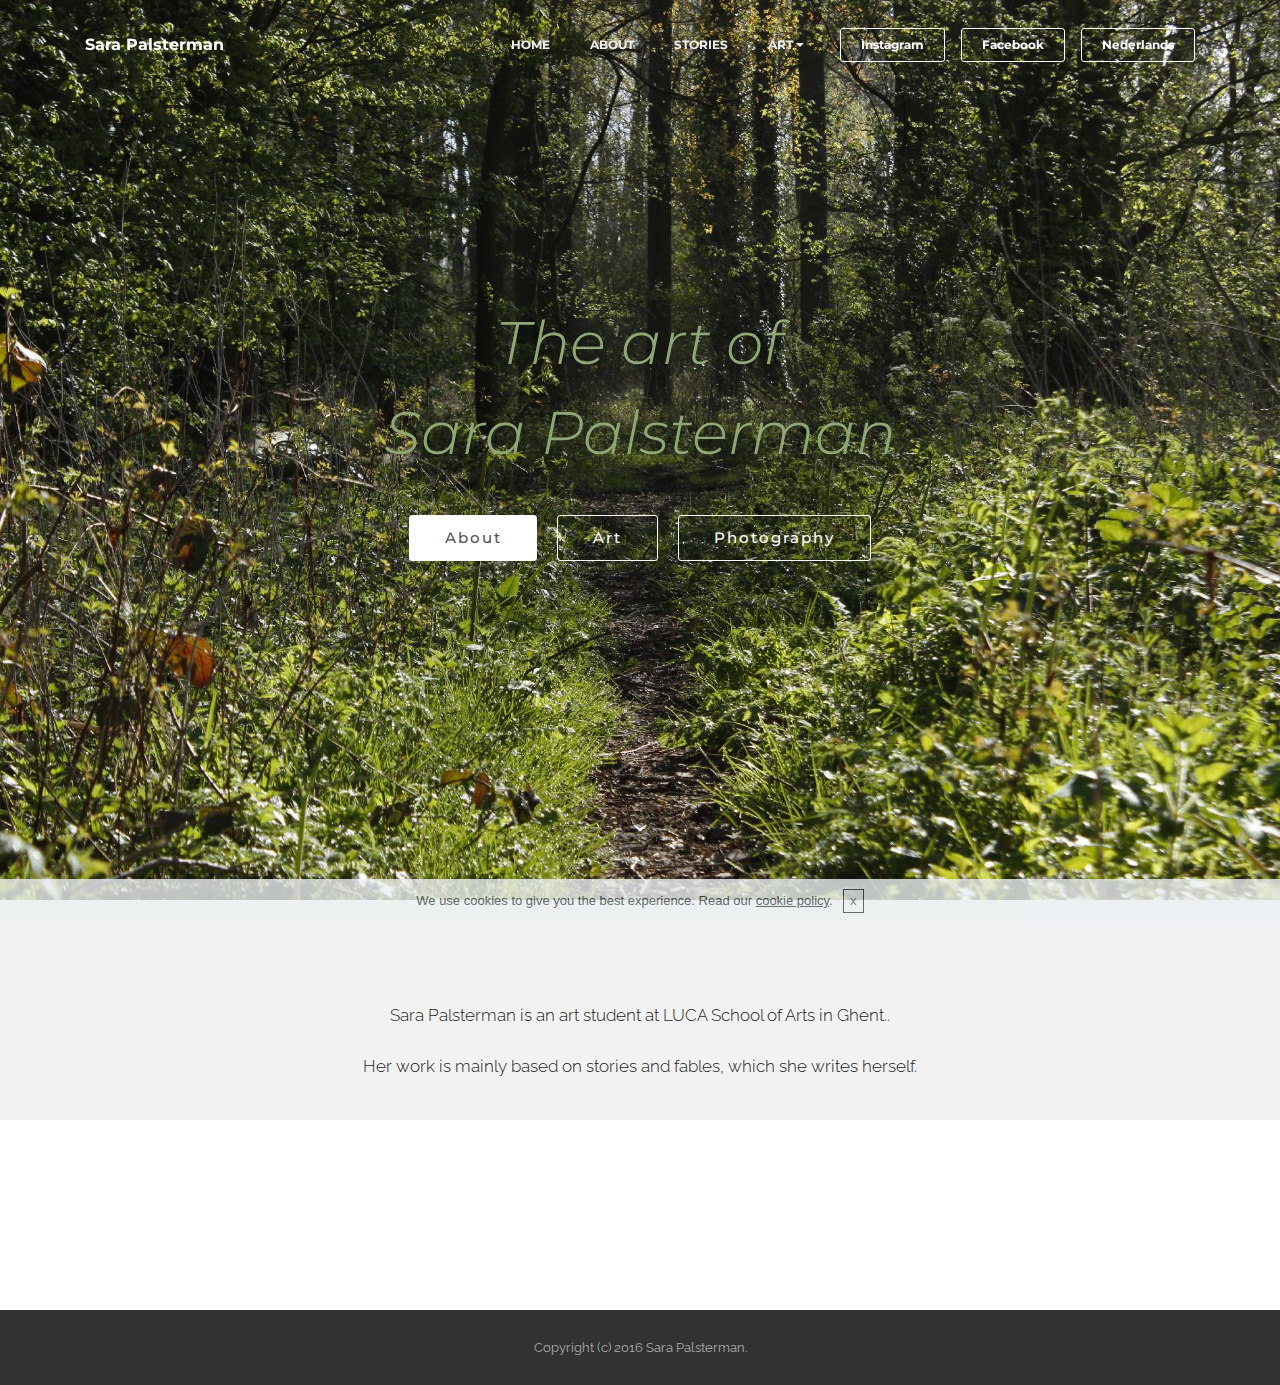
<file: index.html>
<!DOCTYPE html>
<html>
<head>
  <!-- Site made with Mobirise Website Builder v3.12.1, https://mobirise.com -->
  <meta charset="UTF-8">
  <meta http-equiv="X-UA-Compatible" content="IE=edge">
  <meta name="generator" content="Mobirise v3.12.1, mobirise.com">
  <meta name="viewport" content="width=device-width, initial-scale=1">
  <link rel="shortcut icon" href="assets/images/mbr-192x128.jpg" type="image/x-icon">
  <meta name="description" content="">
  
  <link rel="stylesheet" href="https://fonts.googleapis.com/css?family=Lora:400,700,400italic,700italic&amp;subset=latin">
  <link rel="stylesheet" href="https://fonts.googleapis.com/css?family=Montserrat:400,700">
  <link rel="stylesheet" href="https://fonts.googleapis.com/css?family=Raleway:100,100i,200,200i,300,300i,400,400i,500,500i,600,600i,700,700i,800,800i,900,900i">
  <link rel="stylesheet" href="assets/bootstrap-material-design-font/css/material.css">
  <link rel="stylesheet" href="assets/et-line-font-plugin/style.css">
  <link rel="stylesheet" href="assets/tether/tether.min.css">
  <link rel="stylesheet" href="assets/bootstrap/css/bootstrap.min.css">
  <link rel="stylesheet" href="assets/dropdown/css/style.css">
  <link rel="stylesheet" href="assets/animate.css/animate.min.css">
  <link rel="stylesheet" href="assets/socicon/css/styles.css">
  <link rel="stylesheet" href="assets/theme/css/style.css">
  <link rel="stylesheet" href="assets/mobirise/css/mbr-additional.css" type="text/css">
  
  
  
</head>
<body>

<!-- Google Analytics -->
<script>
  (function(i,s,o,g,r,a,m){i['GoogleAnalyticsObject']=r;i[r]=i[r]||function(){
  (i[r].q=i[r].q||[]).push(arguments)},i[r].l=1*new Date();a=s.createElement(o),
  m=s.getElementsByTagName(o)[0];a.async=1;a.src=g;m.parentNode.insertBefore(a,m)
  })(window,document,'script','https://www.google-analytics.com/analytics.js','ga');

  ga('create', 'UA-92972533-1', 'auto');
  ga('send', 'pageview');

</script>
<!-- /Google Analytics -->


<section id="menu-0">

    <nav class="navbar navbar-dropdown bg-color transparent navbar-fixed-top">
        <div class="container">

            <div class="mbr-table">
                <div class="mbr-table-cell">

                    <div class="navbar-brand">
                        
                        <a class="navbar-caption text-white" href="index.html">Sara Palsterman</a>
                    </div>

                </div>
                <div class="mbr-table-cell">

                    <button class="navbar-toggler pull-xs-right hidden-md-up" type="button" data-toggle="collapse" data-target="#exCollapsingNavbar">
                        <div class="hamburger-icon"></div>
                    </button>

                    <ul class="nav-dropdown collapse pull-xs-right nav navbar-nav navbar-toggleable-sm" id="exCollapsingNavbar"><li class="nav-item"><a class="nav-link link" href="index.html">HOME</a></li><li class="nav-item"><a class="nav-link link" href="index.html#msg-box3-a">ABOUT</a></li><li class="nav-item"><a class="nav-link link" href="Stories.html">STORIES</a></li><li class="nav-item dropdown"><a class="nav-link link dropdown-toggle" data-toggle="dropdown-submenu" href="Art.html" aria-expanded="false">ART</a><div class="dropdown-menu"><a class="dropdown-item" href="photography.html">Photography</a><a class="dropdown-item" href="drawings.html">Drawings</a><a class="dropdown-item" href="paintings.html">Paintings</a></div></li><li class="nav-item nav-btn"><a class="nav-link btn btn-white-outline btn-white" href="https://www.instagram.com/sarapalsterman/">Instagram</a></li><li class="nav-item nav-btn"><a class="nav-link btn btn-white-outline btn-white" href="https://www.facebook.com/sara.palsterman.arts/">Facebook</a></li><li class="nav-item nav-btn"><a class="nav-link btn btn-white-outline btn-white" href="https://sarapalsterman.github.io/nl/">Nederlands</a></li></ul>
                    <button hidden="" class="navbar-toggler navbar-close" type="button" data-toggle="collapse" data-target="#exCollapsingNavbar">
                        <div class="close-icon"></div>
                    </button>

                </div>
            </div>

        </div>
    </nav>

</section>

<section class="engine"><a rel="external" href="https://mobirise.com">Mobirise</a></section><section class="mbr-section mbr-section-hero mbr-section-full mbr-section-with-arrow" id="header1-1" style="background-image: url(assets/images/-mg-2000x1333.jpg);">

    <div class="mbr-overlay" style="opacity: 0; background-color: rgb(124, 112, 107);"></div>

    <div class="mbr-table-cell">

        <div class="container">
            <div class="row">
                <div class="mbr-section col-md-10 col-md-offset-1 text-xs-center">

                    <h1 class="mbr-section-title display-1"></h1>
                    <p class="mbr-section-lead lead">The art of<br> Sara Palsterman</p>
                    <div class="mbr-section-btn"><a class="btn btn-lg btn-white" href="index.html#msg-box3-a">About</a>  <a class="btn btn-lg btn-white-outline btn-white" href="Art.html">Art</a>  <a class="btn btn-lg btn-white-outline btn-white" href="photography.html">Photography</a></div>
                </div>
            </div>
        </div>
    </div>

    <div class="mbr-arrow mbr-arrow-floating" aria-hidden="true"><a href="#msg-box3-a"><i class="mbr-arrow-icon"></i></a></div>

</section>

<section class="mbr-section article" id="msg-box3-a" style="background-color: rgb(242, 242, 242); padding-top: 80px; padding-bottom: 40px;">

    
    <div class="container">
        <div class="row">
            <div class="col-md-8 col-md-offset-2 text-xs-center">
                <h3 class="mbr-section-title display-2">About</h3>
                <div class="lead">Sara Palsterman is an art student at LUCA School of Arts in Ghent..<br><br>Her work is mainly based on stories and fables, which she writes herself.</div>
                
            </div>
        </div>
    </div>

</section>

<section class="mbr-section mbr-section-md-padding" id="social-buttons2-6" style="background-color: rgb(255, 255, 255); padding-top: 30px; padding-bottom: 30px;">
    
    <div class="container">
        <div class="row">
            <div class="col-md-8 col-md-offset-2 text-xs-center">
                <h3 class="mbr-section-title display-2">FOLLOW ME</h3>
                <div> <a class="btn btn-social" title="Facebook" target="_blank" href="https://www.facebook.com/sara.palsterman.arts/"><i class="socicon socicon-facebook"></i></a>   <a class="btn btn-social" title="Instagram" target="_blank" href="https://www.instagram.com/sarapalsterman/"><i class="socicon socicon-instagram"></i></a>      </div>
            </div>
        </div>
    </div>
</section>

<footer class="mbr-small-footer mbr-section mbr-section-nopadding" id="footer1-2" style="background-color: rgb(50, 50, 50); padding-top: 1.75rem; padding-bottom: 1.75rem;">
    
    <div class="container">
        <p class="text-xs-center">Copyright (c) 2016 Sara Palsterman.</p>
    </div>
</footer>


  <script src="assets/web/assets/jquery/jquery.min.js"></script>
  <script src="assets/tether/tether.min.js"></script>
  <script src="assets/bootstrap/js/bootstrap.min.js"></script>
  <script src="assets/smooth-scroll/smooth-scroll.js"></script>
  <script src="assets/cookies-alert-plugin/cookies-alert-core.js"></script>
  <script src="assets/cookies-alert-plugin/cookies-alert-script.js"></script>
  <script src="assets/dropdown/js/script.min.js"></script>
  <script src="assets/touch-swipe/jquery.touch-swipe.min.js"></script>
  <script src="assets/viewport-checker/jquery.viewportchecker.js"></script>
  <script src="assets/theme/js/script.js"></script>
  
  
  <input name="animation" type="hidden">
  <input name="cookieData" type="hidden" data-cookie-text="We use cookies to give you the best experience. Read our <a href='privacy.html'>cookie policy</a>.">
  </body>
</html>
</file>
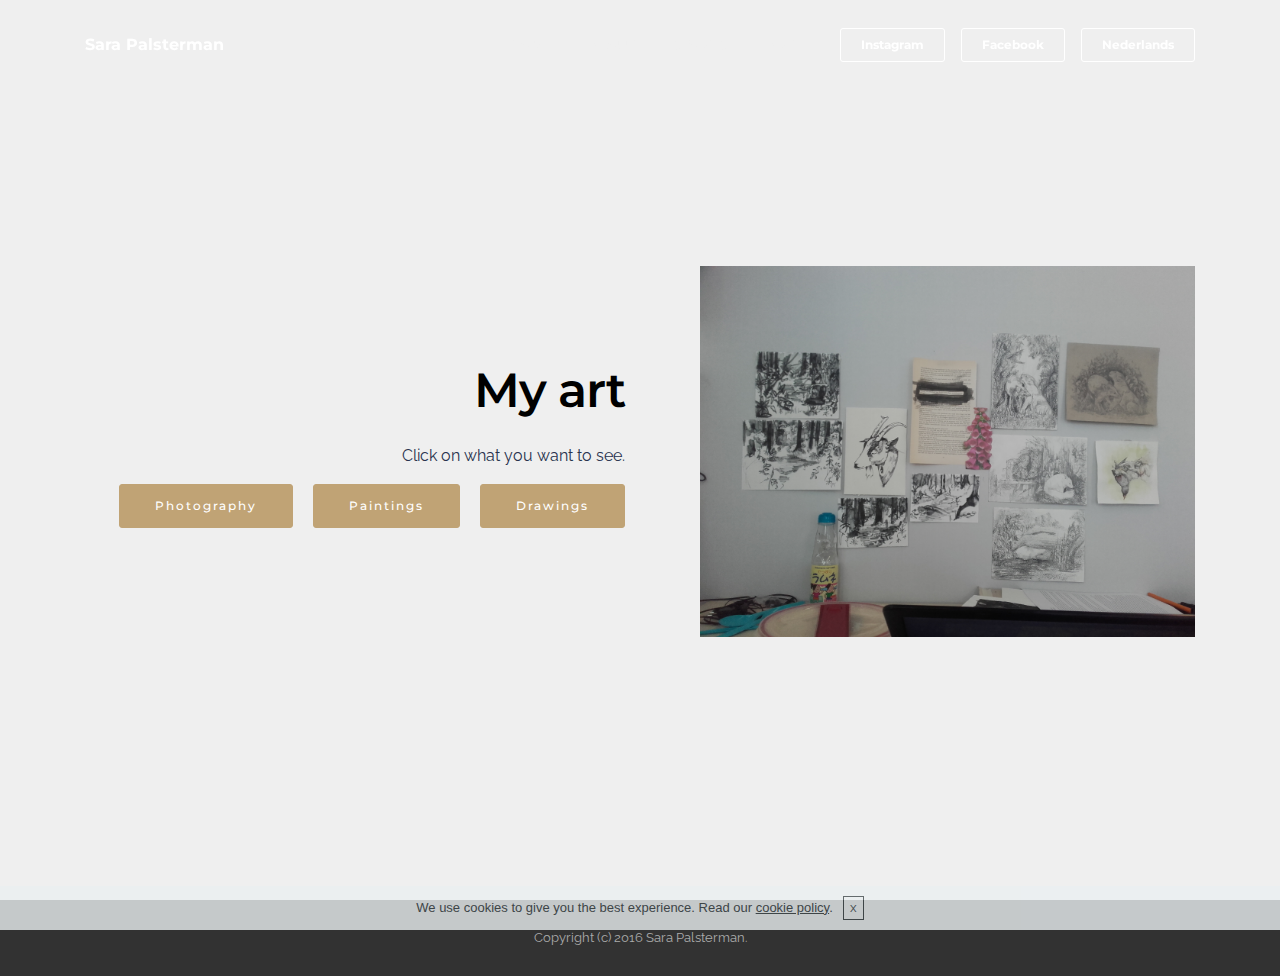
<file: Art.html>
<!DOCTYPE html>
<html>
<head>
  <!-- Site made with Mobirise Website Builder v3.12.1, https://mobirise.com -->
  <meta charset="UTF-8">
  <meta http-equiv="X-UA-Compatible" content="IE=edge">
  <meta name="generator" content="Mobirise v3.12.1, mobirise.com">
  <meta name="viewport" content="width=device-width, initial-scale=1">
  <link rel="shortcut icon" href="assets/images/mbr-192x128.jpg" type="image/x-icon">
  <meta name="description" content="The art of Sara Palsterman">
  <title>Art in general</title>
  <link rel="stylesheet" href="https://fonts.googleapis.com/css?family=Lora:400,700,400italic,700italic&amp;subset=latin">
  <link rel="stylesheet" href="https://fonts.googleapis.com/css?family=Montserrat:400,700">
  <link rel="stylesheet" href="https://fonts.googleapis.com/css?family=Raleway:100,100i,200,200i,300,300i,400,400i,500,500i,600,600i,700,700i,800,800i,900,900i">
  <link rel="stylesheet" href="assets/bootstrap-material-design-font/css/material.css">
  <link rel="stylesheet" href="assets/et-line-font-plugin/style.css">
  <link rel="stylesheet" href="assets/tether/tether.min.css">
  <link rel="stylesheet" href="assets/bootstrap/css/bootstrap.min.css">
  <link rel="stylesheet" href="assets/dropdown/css/style.css">
  <link rel="stylesheet" href="assets/animate.css/animate.min.css">
  <link rel="stylesheet" href="assets/theme/css/style.css">
  <link rel="stylesheet" href="assets/mobirise/css/mbr-additional.css" type="text/css">
  
  
  
</head>
<body>

<!-- Google Analytics -->
<script>
  (function(i,s,o,g,r,a,m){i['GoogleAnalyticsObject']=r;i[r]=i[r]||function(){
  (i[r].q=i[r].q||[]).push(arguments)},i[r].l=1*new Date();a=s.createElement(o),
  m=s.getElementsByTagName(o)[0];a.async=1;a.src=g;m.parentNode.insertBefore(a,m)
  })(window,document,'script','https://www.google-analytics.com/analytics.js','ga');

  ga('create', 'UA-92972533-1', 'auto');
  ga('send', 'pageview');

</script>
<!-- /Google Analytics -->


<section id="menu-j">

    <nav class="navbar navbar-dropdown bg-color transparent navbar-fixed-top">
        <div class="container">

            <div class="mbr-table">
                <div class="mbr-table-cell">

                    <div class="navbar-brand">
                        
                        <a class="navbar-caption text-white" href="index.html">Sara Palsterman</a>
                    </div>

                </div>
                <div class="mbr-table-cell">

                    <button class="navbar-toggler pull-xs-right hidden-md-up" type="button" data-toggle="collapse" data-target="#exCollapsingNavbar">
                        <div class="hamburger-icon"></div>
                    </button>

                    <ul class="nav-dropdown collapse pull-xs-right nav navbar-nav navbar-toggleable-sm" id="exCollapsingNavbar"><li class="nav-item"><a class="nav-link link" href="index.html">HOME</a></li><li class="nav-item"><a class="nav-link link" href="index.html#msg-box3-a">ABOUT</a></li><li class="nav-item"><a class="nav-link link" href="Stories.html">STORIES</a></li><li class="nav-item dropdown"><a class="nav-link link dropdown-toggle" data-toggle="dropdown-submenu" href="Art.html" aria-expanded="false">ART</a><div class="dropdown-menu"><a class="dropdown-item" href="photography.html">Photography</a><a class="dropdown-item" href="drawings.html">Drawings</a><a class="dropdown-item" href="paintings.html">Paintings</a></div></li><li class="nav-item nav-btn"><a class="nav-link btn btn-white-outline btn-white" href="https://www.instagram.com/sarapalsterman/">Instagram</a></li><li class="nav-item nav-btn"><a class="nav-link btn btn-white-outline btn-white" href="https://www.facebook.com/sara.palsterman.arts/">Facebook</a></li><li class="nav-item nav-btn"><a class="nav-link btn btn-white-outline btn-white" href="https://sarapalsterman.github.io/nl/">Nederlands</a></li></ul>
                    <button hidden="" class="navbar-toggler navbar-close" type="button" data-toggle="collapse" data-target="#exCollapsingNavbar">
                        <div class="close-icon"></div>
                    </button>

                </div>
            </div>

        </div>
    </nav>

</section>

<section class="engine"><a rel="external" href="https://mobirise.com">Website Generator</a></section><section class="mbr-section mbr-section-hero mbr-section-full header2 mbr-after-navbar" id="header2-l" style="background-color: rgb(239, 239, 239);">

    

    <div class="mbr-table mbr-table-full">
        <div class="mbr-table-cell">

            <div class="container">
                <div class="mbr-section row">
                    <div class="mbr-table-md-up">
                        
                        
                        

                        <div class="mbr-table-cell col-md-5 content-size text-xs-center text-md-right">

                            <h3 class="mbr-section-title display-2">My art</h3>

                            <div class="mbr-section-text">
                                <p>&nbsp;Click on what you want to see.</p>
                            </div>

                            <div class="mbr-section-btn"><a class="btn btn-primary" href="photography.html">Photography</a> <a class="btn btn-primary" href="paintings.html">Paintings</a> <a class="btn btn-primary" href="drawings.html">Drawings</a></div>

                        </div>
                        <div class="mbr-table-cell mbr-valign-top mbr-left-padding-md-up col-md-7 image-size" style="width: 50%;">
                            <div class="mbr-figure"><img src="assets/images/20170309.jpg"></div>
                        </div>

                    </div>
                </div>
            </div>

        </div>
    </div>

    

</section>

<footer class="mbr-small-footer mbr-section mbr-section-nopadding" id="footer1-k" style="background-color: rgb(50, 50, 50); padding-top: 1.75rem; padding-bottom: 1.75rem;">
    
    <div class="container">
        <p class="text-xs-center">Copyright (c) 2016 Sara Palsterman.</p>
    </div>
</footer>


  <script src="assets/web/assets/jquery/jquery.min.js"></script>
  <script src="assets/tether/tether.min.js"></script>
  <script src="assets/bootstrap/js/bootstrap.min.js"></script>
  <script src="assets/smooth-scroll/smooth-scroll.js"></script>
  <script src="assets/cookies-alert-plugin/cookies-alert-core.js"></script>
  <script src="assets/cookies-alert-plugin/cookies-alert-script.js"></script>
  <script src="assets/dropdown/js/script.min.js"></script>
  <script src="assets/touch-swipe/jquery.touch-swipe.min.js"></script>
  <script src="assets/viewport-checker/jquery.viewportchecker.js"></script>
  <script src="assets/theme/js/script.js"></script>
  
  
  <input name="animation" type="hidden">
  <input name="cookieData" type="hidden" data-cookie-text="We use cookies to give you the best experience. Read our <a href='privacy.html'>cookie policy</a>.">
  </body>
</html>
</file>
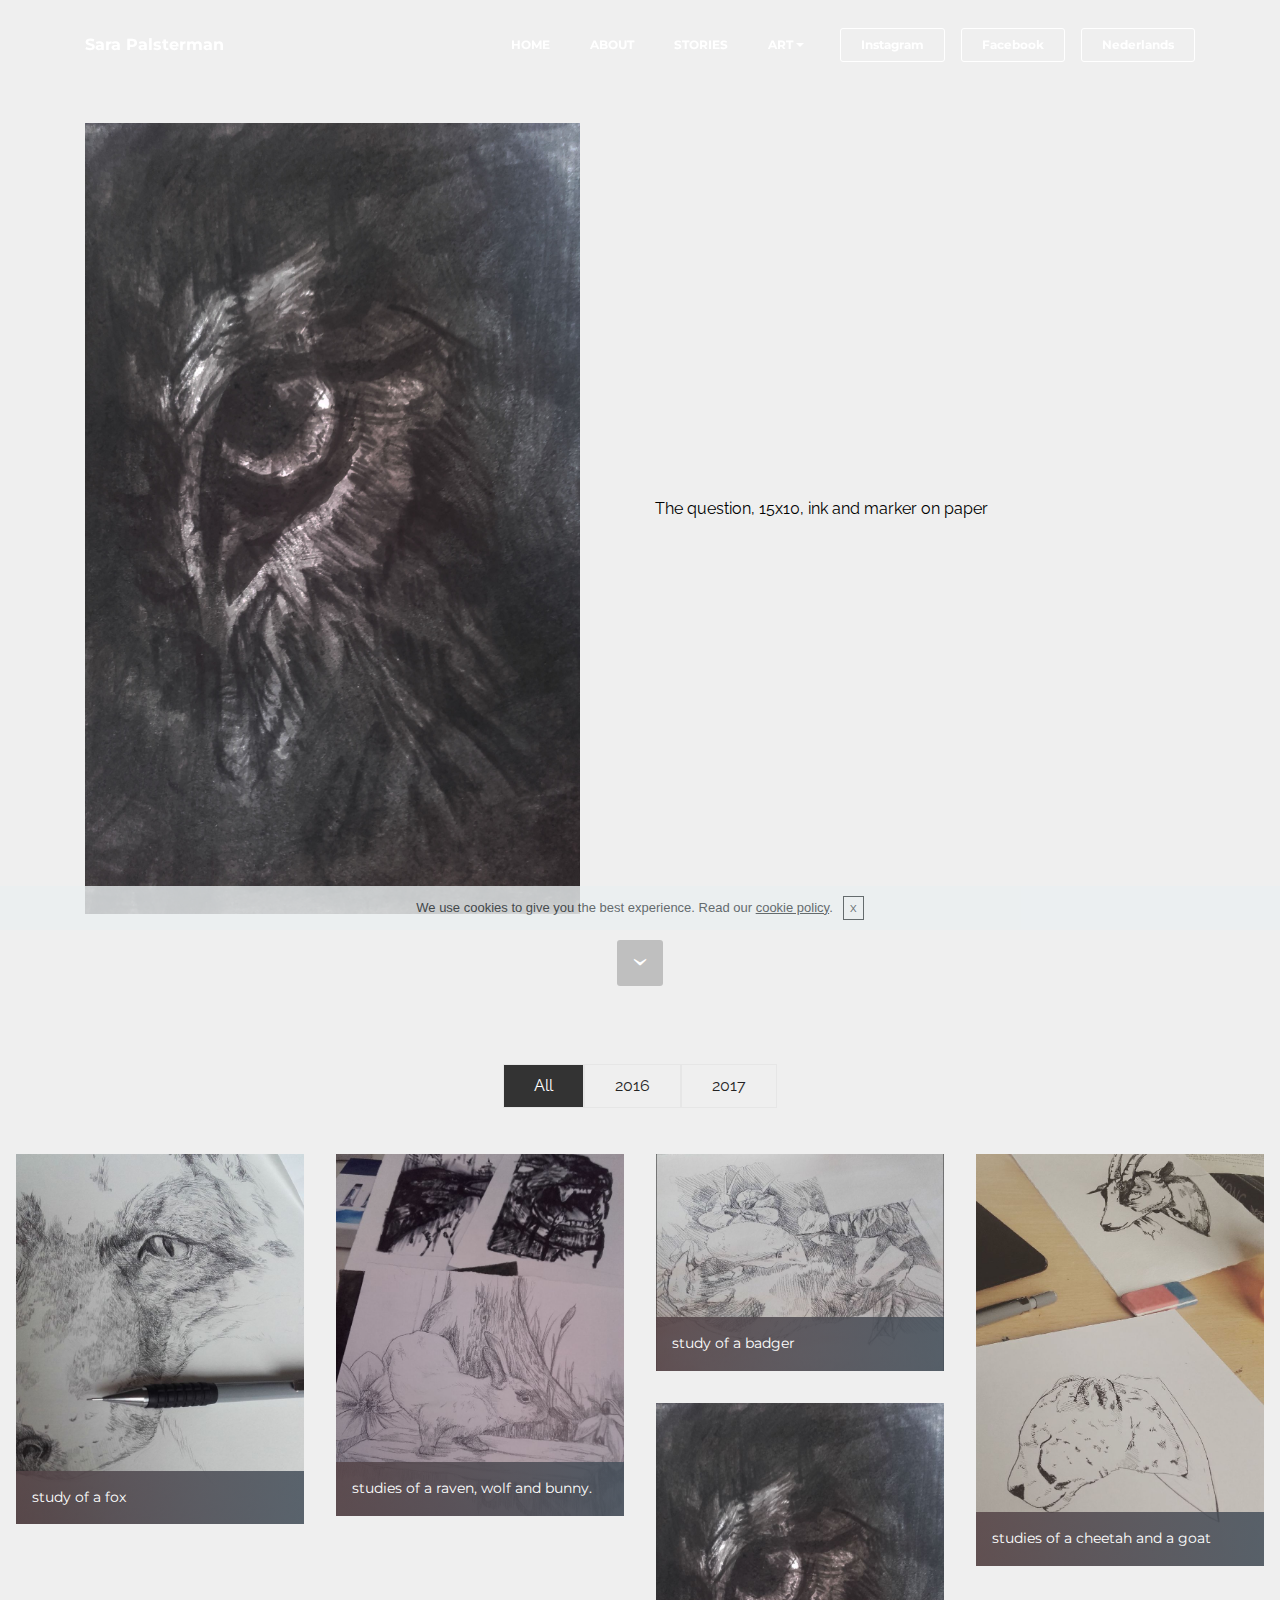
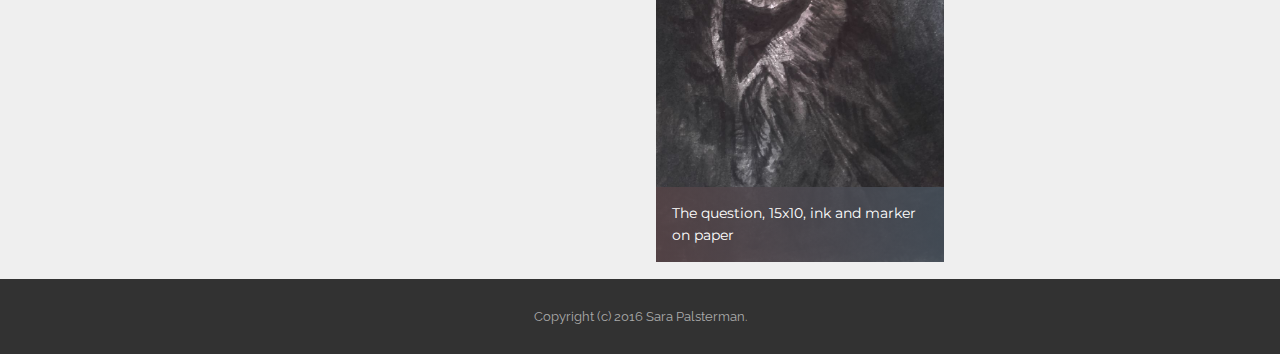
<file: drawings.html>
<!DOCTYPE html>
<html>
<head>
  <!-- Site made with Mobirise Website Builder v3.12.1, https://mobirise.com -->
  <meta charset="UTF-8">
  <meta http-equiv="X-UA-Compatible" content="IE=edge">
  <meta name="generator" content="Mobirise v3.12.1, mobirise.com">
  <meta name="viewport" content="width=device-width, initial-scale=1">
  <link rel="shortcut icon" href="assets/images/mbr-192x128.jpg" type="image/x-icon">
  <meta name="description" content="The drawings of Sara Palsterman">
  <title>Drawings</title>
  <link rel="stylesheet" href="https://fonts.googleapis.com/css?family=Lora:400,700,400italic,700italic&amp;subset=latin">
  <link rel="stylesheet" href="https://fonts.googleapis.com/css?family=Montserrat:400,700">
  <link rel="stylesheet" href="https://fonts.googleapis.com/css?family=Raleway:100,100i,200,200i,300,300i,400,400i,500,500i,600,600i,700,700i,800,800i,900,900i">
  <link rel="stylesheet" href="assets/bootstrap-material-design-font/css/material.css">
  <link rel="stylesheet" href="assets/et-line-font-plugin/style.css">
  <link rel="stylesheet" href="assets/tether/tether.min.css">
  <link rel="stylesheet" href="assets/bootstrap/css/bootstrap.min.css">
  <link rel="stylesheet" href="assets/animate.css/animate.min.css">
  <link rel="stylesheet" href="assets/dropdown/css/style.css">
  <link rel="stylesheet" href="assets/theme/css/style.css">
  <link rel="stylesheet" href="assets/mobirise-gallery/style.css">
  <link rel="stylesheet" href="assets/mobirise/css/mbr-additional.css" type="text/css">
  
  
  
</head>
<body>

<!-- Google Analytics -->
<script>
  (function(i,s,o,g,r,a,m){i['GoogleAnalyticsObject']=r;i[r]=i[r]||function(){
  (i[r].q=i[r].q||[]).push(arguments)},i[r].l=1*new Date();a=s.createElement(o),
  m=s.getElementsByTagName(o)[0];a.async=1;a.src=g;m.parentNode.insertBefore(a,m)
  })(window,document,'script','https://www.google-analytics.com/analytics.js','ga');

  ga('create', 'UA-92972533-1', 'auto');
  ga('send', 'pageview');

</script>
<!-- /Google Analytics -->


<section id="menu-q">

    <nav class="navbar navbar-dropdown bg-color transparent navbar-fixed-top">
        <div class="container">

            <div class="mbr-table">
                <div class="mbr-table-cell">

                    <div class="navbar-brand">
                        
                        <a class="navbar-caption text-white" href="index.html">Sara Palsterman</a>
                    </div>

                </div>
                <div class="mbr-table-cell">

                    <button class="navbar-toggler pull-xs-right hidden-md-up" type="button" data-toggle="collapse" data-target="#exCollapsingNavbar">
                        <div class="hamburger-icon"></div>
                    </button>

                    <ul class="nav-dropdown collapse pull-xs-right nav navbar-nav navbar-toggleable-sm" id="exCollapsingNavbar"><li class="nav-item"><a class="nav-link link" href="index.html">HOME</a></li><li class="nav-item"><a class="nav-link link" href="index.html#msg-box3-a">ABOUT</a></li><li class="nav-item"><a class="nav-link link" href="Stories.html">STORIES</a></li><li class="nav-item dropdown"><a class="nav-link link dropdown-toggle" data-toggle="dropdown-submenu" href="Art.html" aria-expanded="false">ART</a><div class="dropdown-menu"><a class="dropdown-item" href="photography.html">Photography</a><a class="dropdown-item" href="drawings.html">Drawings</a><a class="dropdown-item" href="paintings.html">Paintings</a></div></li><li class="nav-item nav-btn"><a class="nav-link btn btn-white-outline btn-white" href="https://www.instagram.com/sarapalsterman/">Instagram</a></li><li class="nav-item nav-btn"><a class="nav-link btn btn-white-outline btn-white" href="https://www.facebook.com/sara.palsterman.arts/">Facebook</a></li><li class="nav-item nav-btn"><a class="nav-link btn btn-white-outline btn-white" href="https://sarapalsterman.github.io/nl/">Nederlands</a></li></ul>
                    <button hidden="" class="navbar-toggler navbar-close" type="button" data-toggle="collapse" data-target="#exCollapsingNavbar">
                        <div class="close-icon"></div>
                    </button>

                </div>
            </div>

        </div>
    </nav>

</section>

<section class="engine"><a rel="external" href="https://mobirise.com">mobirise.com</a></section><section class="mbr-section mbr-section-hero mbr-section-full header2 mbr-after-navbar" id="header2-14" style="background-color: rgb(239, 239, 239);">

    

    <div class="mbr-table mbr-table-full">
        <div class="mbr-table-cell">

            <div class="container">
                <div class="mbr-section row">
                    <div class="mbr-table-md-up">
                        
                        <div class="mbr-table-cell mbr-right-padding-md-up mbr-valign-top col-md-7 image-size" style="width: 50%;">
                            <div class="mbr-figure"><img src="assets/images/20161103-1.jpg"></div>
                        </div>
                        <div class="mbr-table-cell col-md-5 text-xs-center text-md-left content-size">

                            

                            <div class="mbr-section-text">
                                <p>The question, 15x10, ink and marker on paper</p>
                            </div>

                            

                        </div>

                        
                        

                    </div>
                </div>
            </div>

        </div>
    </div>

    <div class="mbr-arrow mbr-arrow-floating hidden-sm-down" aria-hidden="true"><a href="#gallery4-15"><i class="mbr-arrow-icon"></i></a></div>

</section>

<section class="mbr-gallery mbr-section mbr-section-nopadding mbr-slider-carousel" id="gallery4-15" data-filter="true" style="background-color: rgb(239, 239, 239); padding-top: 0rem; padding-bottom: 0rem;">
    <!-- Filter -->
    <div class="mbr-gallery-filter container gallery-filter-active">
        <ul>
            <li class="mbr-gallery-filter-all active">All</li>
        </ul>
    </div>

    <!-- Gallery -->
    <div class="mbr-gallery-row">
        <div class=" mbr-gallery-layout-default">
            <div>
                <div>
                    <div class="mbr-gallery-item mbr-gallery-item__mobirise3 mbr-gallery-item--p1" data-tags="2016" data-video-url="false">
                        <div href="#lb-gallery4-15" data-slide-to="0" data-toggle="modal">
                            
                            

                            <img alt="" src="assets/images/20160802-800x1030.jpg">
                            
                            <span class="icon-focus"></span>
                            <span class="mbr-gallery-title">study of a fox</span>
                        </div>
                    </div><div class="mbr-gallery-item mbr-gallery-item__mobirise3 mbr-gallery-item--p1" data-tags="2016" data-video-url="false">
                        <div href="#lb-gallery4-15" data-slide-to="1" data-toggle="modal">
                            
                            

                            <img alt="" src="assets/images/20170123-1-800x1007.jpg">
                            
                            <span class="icon-focus"></span>
                            <span class="mbr-gallery-title">studies of a raven, wolf and bunny.</span>
                        </div>
                    </div><div class="mbr-gallery-item mbr-gallery-item__mobirise3 mbr-gallery-item--p1" data-tags="2016" data-video-url="false">
                        <div href="#lb-gallery4-15" data-slide-to="2" data-toggle="modal">
                            
                            

                            <img alt="" src="assets/images/20161208-1-800x604.jpg">
                            
                            <span class="icon-focus"></span>
                            <span class="mbr-gallery-title">study of a badger&nbsp;</span>
                        </div>
                    </div><div class="mbr-gallery-item mbr-gallery-item__mobirise3 mbr-gallery-item--p1" data-tags="2017" data-video-url="false">
                        <div href="#lb-gallery4-15" data-slide-to="3" data-toggle="modal">
                            
                            

                            <img alt="" src="assets/images/img-20170305-1-800x1145.jpg">
                            
                            <span class="icon-focus"></span>
                            <span class="mbr-gallery-title">studies of a cheetah and a goat</span>
                        </div>
                    </div><div class="mbr-gallery-item mbr-gallery-item__mobirise3 mbr-gallery-item--p1" data-tags="2017" data-video-url="false">
                        <div href="#lb-gallery4-15" data-slide-to="4" data-toggle="modal">
                            
                            

                            <img alt="" src="assets/images/20161103-1-800x1277.jpg">
                            
                            <span class="icon-focus"></span>
                            <span class="mbr-gallery-title">The question, 15x10, ink and marker on paper</span>
                        </div>
                    </div>
                </div>
            </div>
            <div class="clearfix"></div>
        </div>
    </div>

    <!-- Lightbox -->
    <div data-app-prevent-settings="" class="mbr-slider modal fade carousel slide" tabindex="-1" data-keyboard="true" data-interval="false" id="lb-gallery4-15">
        <div class="modal-dialog">
            <div class="modal-content">
                <div class="modal-body">
                    <ol class="carousel-indicators">
                        <li data-app-prevent-settings="" data-target="#lb-gallery4-15" data-slide-to="0"></li><li data-app-prevent-settings="" data-target="#lb-gallery4-15" data-slide-to="1"></li><li data-app-prevent-settings="" data-target="#lb-gallery4-15" data-slide-to="2"></li><li data-app-prevent-settings="" data-target="#lb-gallery4-15" data-slide-to="3"></li><li data-app-prevent-settings="" data-target="#lb-gallery4-15" class=" active" data-slide-to="4"></li>
                    </ol>
                    <div class="carousel-inner">
                        <div class="carousel-item">
                            <img alt="" src="assets/images/20160802.jpg">
                        </div><div class="carousel-item">
                            <img alt="" src="assets/images/20170123-1.jpg">
                        </div><div class="carousel-item">
                            <img alt="" src="assets/images/20161208-1.jpg">
                        </div><div class="carousel-item">
                            <img alt="" src="assets/images/img-20170305-1.jpg">
                        </div><div class="carousel-item active">
                            <img alt="" src="assets/images/20161103-1.jpg">
                        </div>
                    </div>
                    <a class="left carousel-control" role="button" data-slide="prev" href="#lb-gallery4-15">
                        <span class="icon-prev" aria-hidden="true"></span>
                        <span class="sr-only">Previous</span>
                    </a>
                    <a class="right carousel-control" role="button" data-slide="next" href="#lb-gallery4-15">
                        <span class="icon-next" aria-hidden="true"></span>
                        <span class="sr-only">Next</span>
                    </a>

                    <a class="close" href="#" role="button" data-dismiss="modal">
                        <span aria-hidden="true">×</span>
                        <span class="sr-only">Close</span>
                    </a>
                </div>
            </div>
        </div>
    </div>
</section>

<footer class="mbr-small-footer mbr-section mbr-section-nopadding" id="footer1-r" style="background-color: rgb(50, 50, 50); padding-top: 1.75rem; padding-bottom: 1.75rem;">
    
    <div class="container">
        <p class="text-xs-center">Copyright (c) 2016 Sara Palsterman.</p>
    </div>
</footer>


  <script src="assets/web/assets/jquery/jquery.min.js"></script>
  <script src="assets/tether/tether.min.js"></script>
  <script src="assets/bootstrap/js/bootstrap.min.js"></script>
  <script src="assets/smooth-scroll/smooth-scroll.js"></script>
  <script src="assets/cookies-alert-plugin/cookies-alert-core.js"></script>
  <script src="assets/cookies-alert-plugin/cookies-alert-script.js"></script>
  <script src="assets/viewport-checker/jquery.viewportchecker.js"></script>
  <script src="assets/masonry/masonry.pkgd.min.js"></script>
  <script src="assets/imagesloaded/imagesloaded.pkgd.min.js"></script>
  <script src="assets/bootstrap-carousel-swipe/bootstrap-carousel-swipe.js"></script>
  <script src="assets/dropdown/js/script.min.js"></script>
  <script src="assets/touch-swipe/jquery.touch-swipe.min.js"></script>
  <script src="assets/theme/js/script.js"></script>
  <script src="assets/mobirise-gallery/player.min.js"></script>
  <script src="assets/mobirise-gallery/script.js"></script>
  
  
  <input name="animation" type="hidden">
  <input name="cookieData" type="hidden" data-cookie-text="We use cookies to give you the best experience. Read our <a href='privacy.html'>cookie policy</a>.">
  </body>
</html>
</file>
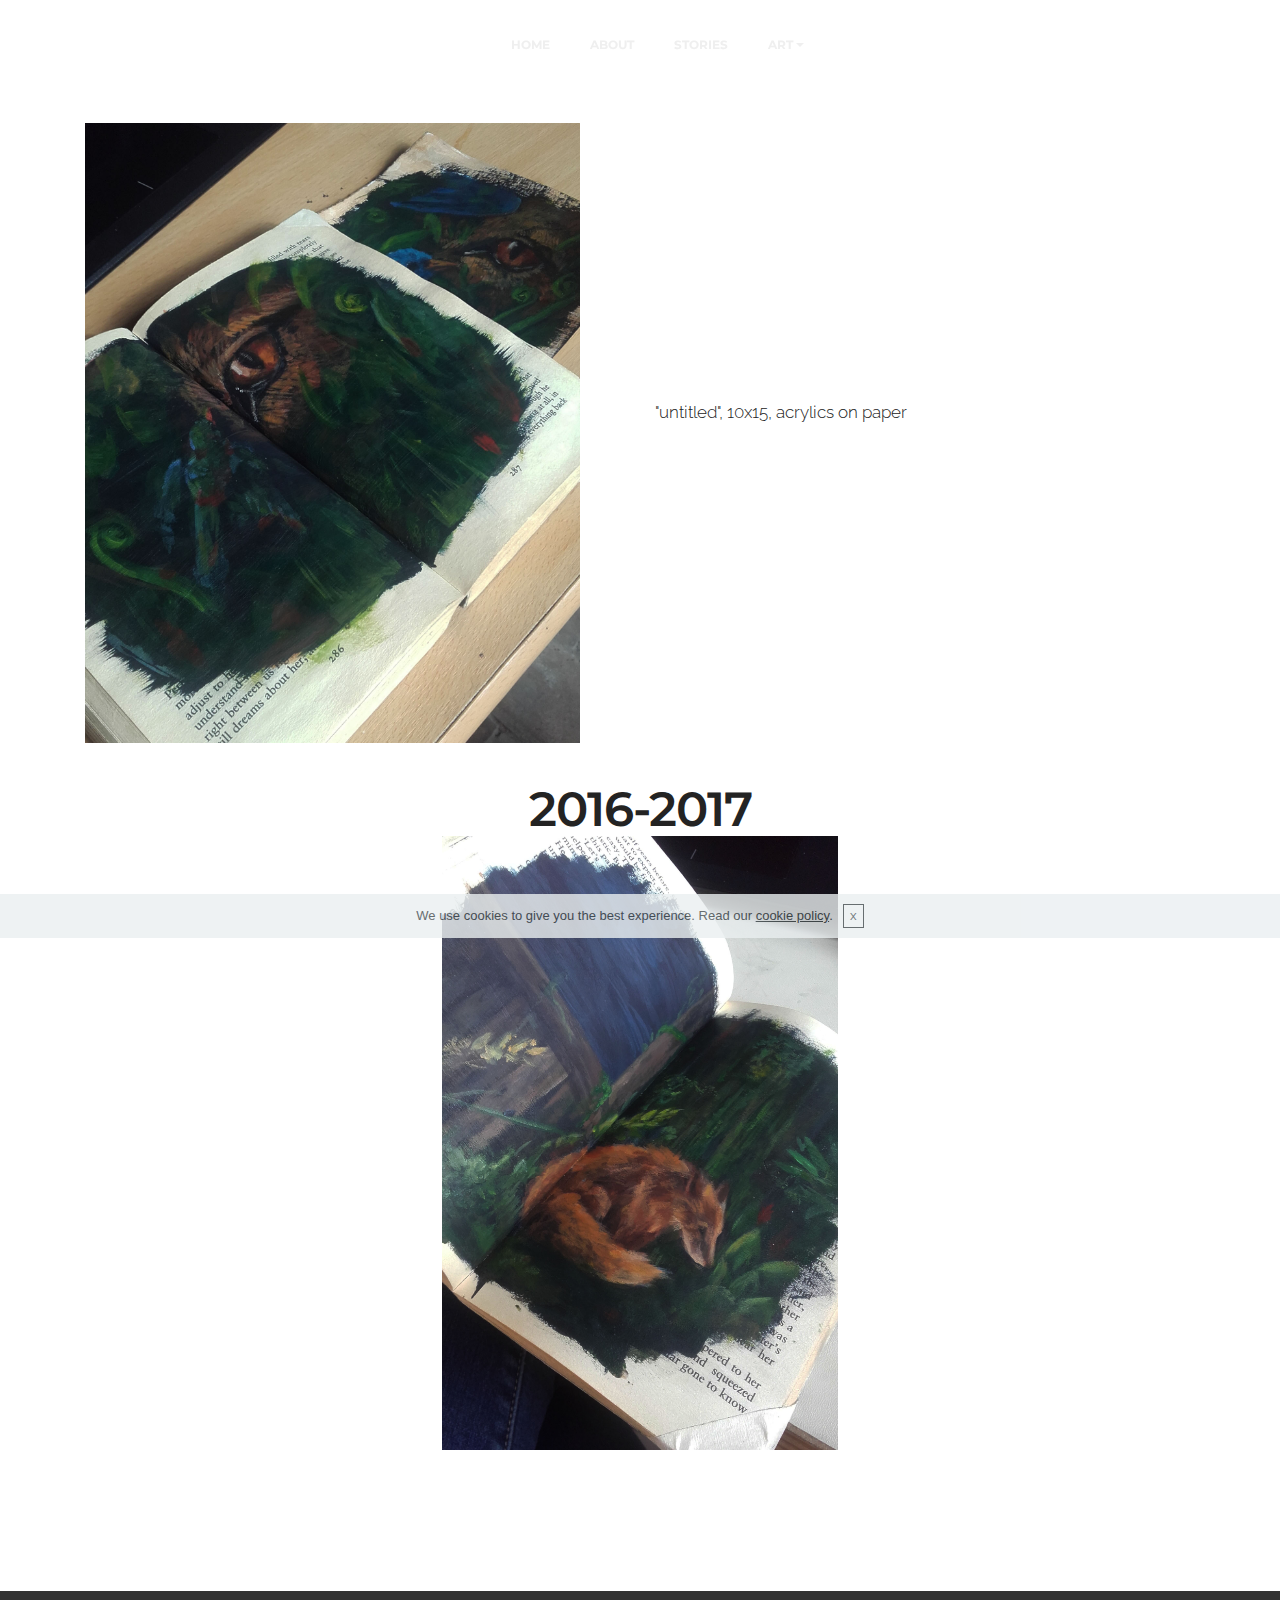
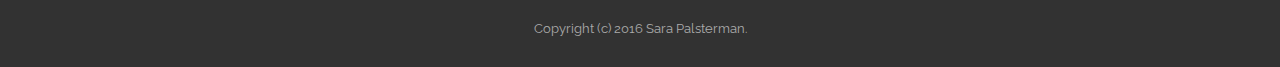
<file: paintings.html>
<!DOCTYPE html>
<html>
<head>
  <!-- Site made with Mobirise Website Builder v3.12.1, https://mobirise.com -->
  <meta charset="UTF-8">
  <meta http-equiv="X-UA-Compatible" content="IE=edge">
  <meta name="generator" content="Mobirise v3.12.1, mobirise.com">
  <meta name="viewport" content="width=device-width, initial-scale=1">
  <link rel="shortcut icon" href="assets/images/mbr-192x128.jpg" type="image/x-icon">
  <meta name="description" content="The paintings f Sara Palsterman">
  <title>paintings</title>
  <link rel="stylesheet" href="https://fonts.googleapis.com/css?family=Lora:400,700,400italic,700italic&amp;subset=latin">
  <link rel="stylesheet" href="https://fonts.googleapis.com/css?family=Montserrat:400,700">
  <link rel="stylesheet" href="https://fonts.googleapis.com/css?family=Raleway:100,100i,200,200i,300,300i,400,400i,500,500i,600,600i,700,700i,800,800i,900,900i">
  <link rel="stylesheet" href="assets/bootstrap-material-design-font/css/material.css">
  <link rel="stylesheet" href="assets/et-line-font-plugin/style.css">
  <link rel="stylesheet" href="assets/tether/tether.min.css">
  <link rel="stylesheet" href="assets/bootstrap/css/bootstrap.min.css">
  <link rel="stylesheet" href="assets/animate.css/animate.min.css">
  <link rel="stylesheet" href="assets/dropdown/css/style.css">
  <link rel="stylesheet" href="assets/theme/css/style.css">
  <link rel="stylesheet" href="assets/mobirise/css/mbr-additional.css" type="text/css">
  
  
  
</head>
<body>

<!-- Google Analytics -->
<script>
  (function(i,s,o,g,r,a,m){i['GoogleAnalyticsObject']=r;i[r]=i[r]||function(){
  (i[r].q=i[r].q||[]).push(arguments)},i[r].l=1*new Date();a=s.createElement(o),
  m=s.getElementsByTagName(o)[0];a.async=1;a.src=g;m.parentNode.insertBefore(a,m)
  })(window,document,'script','https://www.google-analytics.com/analytics.js','ga');

  ga('create', 'UA-92972533-1', 'auto');
  ga('send', 'pageview');

</script>
<!-- /Google Analytics -->


<section id="menu-o">

    <nav class="navbar navbar-dropdown bg-color transparent navbar-fixed-top">
        <div class="container">

            <div class="mbr-table">
                <div class="mbr-table-cell">

                    <div class="navbar-brand">
                        
                        <a class="navbar-caption text-white" href="index.html">Sara Palsterman</a>
                    </div>

                </div>
                <div class="mbr-table-cell">

                    <button class="navbar-toggler pull-xs-right hidden-md-up" type="button" data-toggle="collapse" data-target="#exCollapsingNavbar">
                        <div class="hamburger-icon"></div>
                    </button>

                    <ul class="nav-dropdown collapse pull-xs-right nav navbar-nav navbar-toggleable-sm" id="exCollapsingNavbar"><li class="nav-item"><a class="nav-link link" href="index.html">HOME</a></li><li class="nav-item"><a class="nav-link link" href="index.html#msg-box3-a">ABOUT</a></li><li class="nav-item"><a class="nav-link link" href="Stories.html">STORIES</a></li><li class="nav-item dropdown"><a class="nav-link link dropdown-toggle" data-toggle="dropdown-submenu" href="Art.html" aria-expanded="false">ART</a><div class="dropdown-menu"><a class="dropdown-item" href="photography.html">Photography</a><a class="dropdown-item" href="drawings.html">Drawings</a><a class="dropdown-item" href="paintings.html">Paintings</a></div></li><li class="nav-item nav-btn"><a class="nav-link btn btn-white-outline btn-white" href="https://www.instagram.com/sarapalsterman/">Instagram</a></li><li class="nav-item nav-btn"><a class="nav-link btn btn-white-outline btn-white" href="https://www.facebook.com/sara.palsterman.arts/">Facebook</a></li><li class="nav-item nav-btn"><a class="nav-link btn btn-white-outline btn-white" href="https://sarapalsterman.github.io/nl/">Nederlands</a></li></ul>
                    <button hidden="" class="navbar-toggler navbar-close" type="button" data-toggle="collapse" data-target="#exCollapsingNavbar">
                        <div class="close-icon"></div>
                    </button>

                </div>
            </div>

        </div>
    </nav>

</section>

<section class="engine"><a rel="external" href="https://mobirise.com">Mobirise Web Site Generator</a></section><section class="mbr-section mbr-after-navbar" id="msg-box5-11" style="background-color: rgb(255, 255, 255); padding-top: 120px; padding-bottom: 0px;">

    
    <div class="container">
        <div class="row">
            <div class="mbr-table-md-up">

              <div class="mbr-table-cell mbr-right-padding-md-up mbr-valign-top col-md-7 image-size" style="width: 50%;">
                  <div class="mbr-figure"><img src="assets/images/20160905-1.jpg"></div>
              </div>

              


              <div class="mbr-table-cell col-md-5 text-xs-center text-md-left content-size">
                  
                  <div class="lead">

                    <p>"untitled", 10x15, acrylics on paper</p>

                  </div>

                  
              </div>


              

            </div>
        </div>
    </div>

</section>

<section class="mbr-section mbr-section__container article" id="header3-13" style="background-color: rgb(255, 255, 255); padding-top: 40px; padding-bottom: 0px;">
    <div class="container">
        <div class="row">
            <div class="col-xs-12">
                <h3 class="mbr-section-title display-2">2016-2017</h3>
                
            </div>
        </div>
    </div>
</section>

<section class="mbr-cards mbr-section mbr-section-nopadding" id="features3-12" style="background-color: rgb(255, 255, 255);">

    

    <div class="mbr-cards-row row">
        <div class="mbr-cards-col col-xs-12 col-lg-4" style="padding-top: 0px; padding-bottom: 80px;">
            <div class="container">
              <div class="card cart-block">
                  <div class="card-img"><img src="assets/images/20160929-1.jpg" class="card-img-top"></div>
                  <div class="card-block">
                    
                    
                    <p class="card-text">Studies for a larger painting, acrylics on paper</p>
                    
                    </div>
                </div>
            </div>
        </div>
        <div class="mbr-cards-col col-xs-12 col-lg-4" style="padding-top: 0px; padding-bottom: 80px;">
            <div class="container">
                <div class="card cart-block">
                    <div class="card-img"><img src="assets/images/20161011-1.jpg" class="card-img-top"></div>
                    <div class="card-block">
                        
                        
                        <p class="card-text">Study of a sad fox, 20x30, acrylics on paper</p>
                        
                    </div>
                </div>
            </div>
        </div>
        <div class="mbr-cards-col col-xs-12 col-lg-4" style="padding-top: 0px; padding-bottom: 80px;">
            <div class="container">
                <div class="card cart-block">
                    <div class="card-img"><img src="assets/images/img-20170316.jpg" class="card-img-top" title="A self portrait"></div>
                    <div class="card-block">
                        
                        
                        <p class="card-text"></p>
                        
                    </div>
                </div>
            </div>
        </div>
        
        
        
    </div>
</section>

<footer class="mbr-small-footer mbr-section mbr-section-nopadding" id="footer1-p" style="background-color: rgb(50, 50, 50); padding-top: 1.75rem; padding-bottom: 1.75rem;">
    
    <div class="container">
        <p class="text-xs-center">Copyright (c) 2016 Sara Palsterman.</p>
    </div>
</footer>


  <script src="assets/web/assets/jquery/jquery.min.js"></script>
  <script src="assets/tether/tether.min.js"></script>
  <script src="assets/bootstrap/js/bootstrap.min.js"></script>
  <script src="assets/smooth-scroll/smooth-scroll.js"></script>
  <script src="assets/cookies-alert-plugin/cookies-alert-core.js"></script>
  <script src="assets/cookies-alert-plugin/cookies-alert-script.js"></script>
  <script src="assets/viewport-checker/jquery.viewportchecker.js"></script>
  <script src="assets/dropdown/js/script.min.js"></script>
  <script src="assets/touch-swipe/jquery.touch-swipe.min.js"></script>
  <script src="assets/theme/js/script.js"></script>
  
  
  <input name="animation" type="hidden">
  <input name="cookieData" type="hidden" data-cookie-text="We use cookies to give you the best experience. Read our <a href='privacy.html'>cookie policy</a>.">
  </body>
</html>
</file>
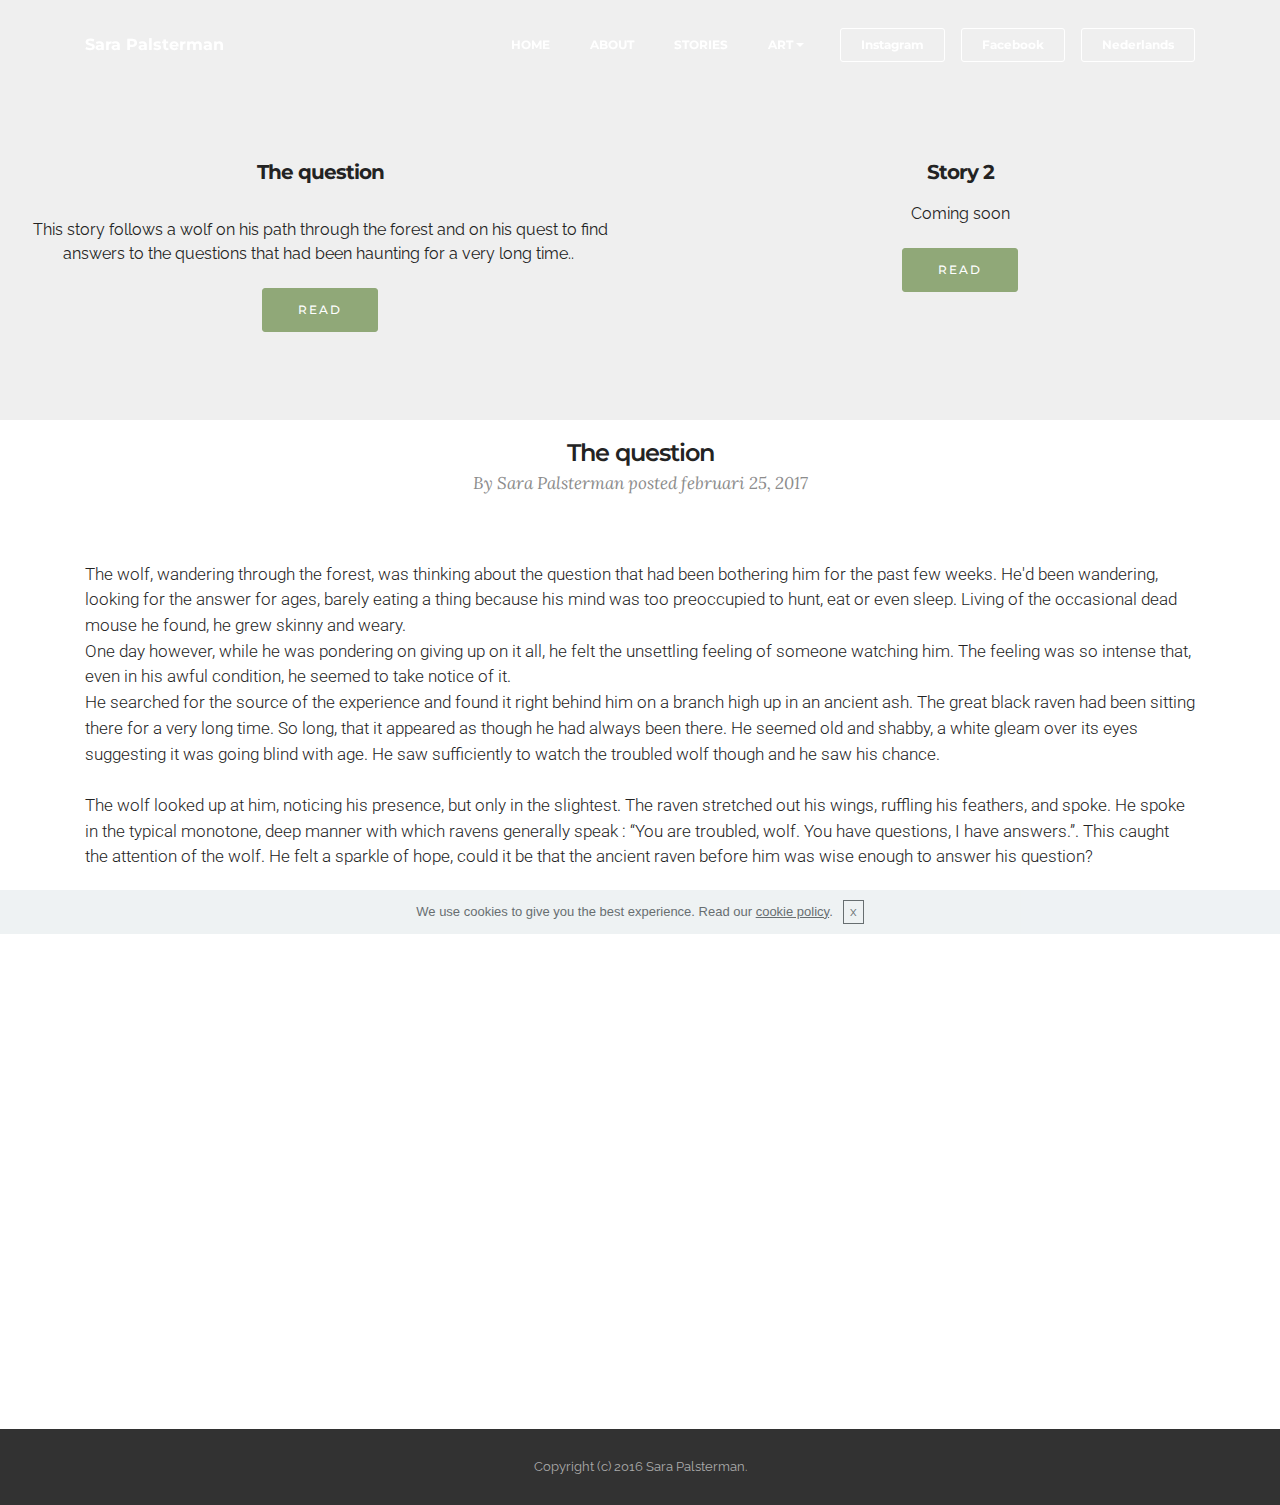
<file: Stories.html>
<!DOCTYPE html>
<html>
<head>
  <!-- Site made with Mobirise Website Builder v3.12.1, https://mobirise.com -->
  <meta charset="UTF-8">
  <meta http-equiv="X-UA-Compatible" content="IE=edge">
  <meta name="generator" content="Mobirise v3.12.1, mobirise.com">
  <meta name="viewport" content="width=device-width, initial-scale=1">
  <link rel="shortcut icon" href="assets/images/mbr-192x128.jpg" type="image/x-icon">
  <meta name="description" content="Stories written by Sara Palsterman">
  <title>Stories</title>
  <link rel="stylesheet" href="https://fonts.googleapis.com/css?family=Lora:400,700,400italic,700italic&amp;subset=latin">
  <link rel="stylesheet" href="https://fonts.googleapis.com/css?family=Montserrat:400,700">
  <link rel="stylesheet" href="https://fonts.googleapis.com/css?family=Raleway:100,100i,200,200i,300,300i,400,400i,500,500i,600,600i,700,700i,800,800i,900,900i">
  <link rel="stylesheet" href="assets/bootstrap-material-design-font/css/material.css">
  <link rel="stylesheet" href="assets/et-line-font-plugin/style.css">
  <link rel="stylesheet" href="assets/tether/tether.min.css">
  <link rel="stylesheet" href="assets/bootstrap/css/bootstrap.min.css">
  <link rel="stylesheet" href="assets/dropdown/css/style.css">
  <link rel="stylesheet" href="assets/animate.css/animate.min.css">
  <link rel="stylesheet" href="assets/theme/css/style.css">
  <link rel="stylesheet" href="assets/mobirise/css/mbr-additional.css" type="text/css">
  
  
  
</head>
<body>

<!-- Google Analytics -->
<script>
  (function(i,s,o,g,r,a,m){i['GoogleAnalyticsObject']=r;i[r]=i[r]||function(){
  (i[r].q=i[r].q||[]).push(arguments)},i[r].l=1*new Date();a=s.createElement(o),
  m=s.getElementsByTagName(o)[0];a.async=1;a.src=g;m.parentNode.insertBefore(a,m)
  })(window,document,'script','https://www.google-analytics.com/analytics.js','ga');

  ga('create', 'UA-92972533-1', 'auto');
  ga('send', 'pageview');

</script>
<!-- /Google Analytics -->


<section id="menu-d">

    <nav class="navbar navbar-dropdown bg-color transparent navbar-fixed-top">
        <div class="container">

            <div class="mbr-table">
                <div class="mbr-table-cell">

                    <div class="navbar-brand">
                        
                        <a class="navbar-caption text-white" href="index.html">Sara Palsterman</a>
                    </div>

                </div>
                <div class="mbr-table-cell">

                    <button class="navbar-toggler pull-xs-right hidden-md-up" type="button" data-toggle="collapse" data-target="#exCollapsingNavbar">
                        <div class="hamburger-icon"></div>
                    </button>

                    <ul class="nav-dropdown collapse pull-xs-right nav navbar-nav navbar-toggleable-sm" id="exCollapsingNavbar"><li class="nav-item"><a class="nav-link link" href="index.html">HOME</a></li><li class="nav-item"><a class="nav-link link" href="index.html#msg-box3-a">ABOUT</a></li><li class="nav-item"><a class="nav-link link" href="Stories.html">STORIES</a></li><li class="nav-item dropdown"><a class="nav-link link dropdown-toggle" data-toggle="dropdown-submenu" href="Art.html" aria-expanded="false">ART</a><div class="dropdown-menu"><a class="dropdown-item" href="photography.html">Photography</a><a class="dropdown-item" href="drawings.html">Drawings</a><a class="dropdown-item" href="paintings.html">Paintings</a></div></li><li class="nav-item nav-btn"><a class="nav-link btn btn-white-outline btn-white" href="https://www.instagram.com/sarapalsterman/">Instagram</a></li><li class="nav-item nav-btn"><a class="nav-link btn btn-white-outline btn-white" href="https://www.facebook.com/sara.palsterman.arts/">Facebook</a></li><li class="nav-item nav-btn"><a class="nav-link btn btn-white-outline btn-white" href="https://sarapalsterman.github.io/nl/">Nederlands</a></li></ul>
                    <button hidden="" class="navbar-toggler navbar-close" type="button" data-toggle="collapse" data-target="#exCollapsingNavbar">
                        <div class="close-icon"></div>
                    </button>

                </div>
            </div>

        </div>
    </nav>

</section>

<section class="engine"><a rel="external" href="https://mobirise.com">Mobirise Website Builder</a></section><section class="mbr-cards mbr-section mbr-section-nopadding mbr-after-navbar" id="features6-g" style="background-color: rgb(239, 239, 239);">

    

    <div class="mbr-cards-row row">
        <div class="mbr-cards-col col-xs-12 col-lg-6" style="padding-top: 160px; padding-bottom: 80px;">
            <div class="container">
              <div class="card cart-block">
                  
                  <div class="card-block">
                    <h4 class="card-title"><p>The question</p></h4>
                    
                    <p class="card-text">This story follows a wolf on his path through the forest and on his quest to find answers to the questions that had been haunting for a very long time..&nbsp;</p>
                    <div class="card-btn"><a href="Stories.html#header3-i" class="btn btn-success">READ</a></div>
                    </div>
                </div>
            </div>
        </div>
        <div class="mbr-cards-col col-xs-12 col-lg-6" style="padding-top: 160px; padding-bottom: 80px;">
            <div class="container">
                <div class="card cart-block">
                    
                    <div class="card-block">
                        <h4 class="card-title">Story 2</h4>
                        
                        <p class="card-text">Coming soon</p>
                        <div class="card-btn"><a href="https://mobirise.com" class="btn btn-success">READ</a></div>
                    </div>
                </div>
            </div>
        </div>
        
        
        
        
    </div>
</section>

<section class="mbr-section mbr-section__container article" id="header3-i" style="background-color: rgb(255, 255, 255); padding-top: 20px; padding-bottom: 20px;">
    <div class="container">
        <div class="row">
            <div class="col-xs-12">
                <h3 class="mbr-section-title display-2">The question</h3>
                <small class="mbr-section-subtitle">By Sara Palsterman posted februari 25, 2017</small>
            </div>
        </div>
    </div>
</section>

<section class="mbr-section article mbr-section__container" id="content1-h" style="background-color: rgb(255, 255, 255); padding-top: 20px; padding-bottom: 20px;">

    <div class="container">
        <div class="row">
            <div class="col-xs-12 lead"><p><br></p><p>The wolf, wandering through the forest, was thinking about the question that had been bothering him for the past few weeks. He'd been wandering, looking for the answer for ages, barely eating a thing because his mind was too preoccupied to hunt, eat or even sleep. Living of the occasional dead mouse he found, he grew skinny and weary.</p><p><span style="font-size: 1.07rem; line-height: 1.5;">One day however, while he was pondering on giving up on it all, he felt the unsettling feeling of someone watching him. The feeling was so intense that, even in his awful condition, he seemed to take notice of it.&nbsp;</span><br></p><p>He searched for the source of the experience and found it right behind him on a branch high up in an ancient ash. The great black raven had been sitting there for a very long time. So long, that it appeared as though he had always been there. He seemed old and shabby, a white gleam over its eyes suggesting it was going blind with age. He saw sufficiently to watch the troubled wolf though and he saw his chance.&nbsp;</p><p><br></p><p>The wolf looked up at him, noticing his presence, but only in the slightest. The raven stretched out his wings, ruffling his feathers, and spoke. He spoke in the typical monotone, deep manner with which ravens generally speak : “You are troubled, wolf. You have questions, I have answers.”. This caught the attention of the wolf. He felt a sparkle of hope, could it be that the ancient raven before him was wise enough to answer his question?&nbsp;</p><p>Th bird noticed his interest and continued to speak. (Even for his kind, the bird knew an awful lot of words). “Everything has a price, and so has the answer you are so desperately seeking. I know the question, do you know the price?” The wolf didn't know, but he'd gladly have given anything he had for this torture to stop. Not being able to speak, he nodded is head saying he was ready and willing.&nbsp;</p><p><br></p><p>The sign was barely enough for the raven to see, but he assumed the answer and came flying down to match the height of the wolf. “Then I will take your sight, which was also taken from me.”. He hopped even closer to the wolf, assured by the fact that by not having answered his question yet, the wolf would be harmless. There was an uneasy tension between the two creatures, when at last the wolf's sight began to dwindle. The raven took just enough to restore his own, leaving the poor wolf with the ability to see shapes and light, but not a lot more. He bowed his head in acceptance and gratitude.&nbsp;</p><p><br></p><p>And so the raven, being an honest creature by nature, made to answer the question. And the wolf listened carefully.&nbsp;</p><p>“The question you have is a complicated one, and I am not sure if you will accept the answer as the truth.”. The wolf felt a growing unease. Had he really expected a simple answer? Fear struck him as he realized he would either not understand the answer that would be given to him or he would not like, nor accept it.&nbsp;</p><p>In his fear there was a terrible power. A power that had been dormant for so long now found its way out with a thunderous roar.&nbsp;</p><p>The raven, not expecting this turn of events,  was too late to realize what had happened in the wolf's mind and fell victim to the agonizing fear. He managed to scratch an eye out, but the wolf didn't feel any external pain and killed the raven in a single bite. Upon tasting the birds blood the wolf regained the control over himself. It took him some time, standing with the dead raven in his mouth, before it dawned upon him that he had killed the only way out of his situation. Not only has he lost the chance for an answer, but he had also lost his sight. Worse even, he felt even more lost and lonely than before meeting the raven.&nbsp;</p><p>Eventually he set of once more to travel in the woods, forever looking for answers he'd never find.&nbsp;</p></div>
        </div>
    </div>

</section>

<footer class="mbr-small-footer mbr-section mbr-section-nopadding" id="footer1-e" style="background-color: rgb(50, 50, 50); padding-top: 1.75rem; padding-bottom: 1.75rem;">
    
    <div class="container">
        <p class="text-xs-center">Copyright (c) 2016 Sara Palsterman.</p>
    </div>
</footer>


  <script src="assets/web/assets/jquery/jquery.min.js"></script>
  <script src="assets/tether/tether.min.js"></script>
  <script src="assets/bootstrap/js/bootstrap.min.js"></script>
  <script src="assets/smooth-scroll/smooth-scroll.js"></script>
  <script src="assets/cookies-alert-plugin/cookies-alert-core.js"></script>
  <script src="assets/cookies-alert-plugin/cookies-alert-script.js"></script>
  <script src="assets/dropdown/js/script.min.js"></script>
  <script src="assets/touch-swipe/jquery.touch-swipe.min.js"></script>
  <script src="assets/viewport-checker/jquery.viewportchecker.js"></script>
  <script src="assets/theme/js/script.js"></script>
  
  
  <input name="animation" type="hidden">
  <input name="cookieData" type="hidden" data-cookie-text="We use cookies to give you the best experience. Read our <a href='privacy.html'>cookie policy</a>.">
  </body>
</html>
</file>
<file: assets/bootstrap-material-design-font/css/material.css>
@font-face {
  font-family: 'Material-Design-Icons';
  src: url('../fonts/Material-Design-Icons.eot?3ocs8m');
  src: url('../fonts/Material-Design-Icons.eot?#iefix3ocs8m') format('embedded-opentype'), url('../fonts/Material-Design-Icons.woff?3ocs8m') format('woff'), url('../fonts/Material-Design-Icons.ttf?3ocs8m') format('truetype'), url('../fonts/Material-Design-Icons.svg?3ocs8m#Material-Design-Icons') format('svg');
  font-weight: normal;
  font-style: normal;
}
[class^="mdi-"],
[class*="mdi-"] {
  speak: none;
  display: inline-block;
  font-style: normal;
  font-variant:normal;
  font-weight:normal;
  /*font-size:24px;*/
  line-height:1;
  font-family:'Material-Design-Icons' !important;
  text-rendering: auto;
  
  -webkit-font-smoothing: antialiased;
  -moz-osx-font-smoothing: grayscale;
  -webkit-transform: translate(0, 0);
      -ms-transform: translate(0, 0);
          transform: translate(0, 0);
}
[class^="mdi-"]:before,
[class*="mdi-"]:before {
  display: inline-block;
  speak: none;
  text-decoration: inherit;
}
[class^="mdi-"].pull-left,
[class*="mdi-"].pull-left {
  margin-right: .3em;
}
[class^="mdi-"].pull-right,
[class*="mdi-"].pull-right {
  margin-left: .3em;
}
[class^="mdi-"].mdi-lg:before,
[class*="mdi-"].mdi-lg:before,
[class^="mdi-"].mdi-lg:after,
[class*="mdi-"].mdi-lg:after {
  font-size: 1.33333333em;
  line-height: 0.75em;
  vertical-align: -15%;
}
[class^="mdi-"].mdi-2x:before,
[class*="mdi-"].mdi-2x:before,
[class^="mdi-"].mdi-2x:after,
[class*="mdi-"].mdi-2x:after {
  font-size: 2em;
}
[class^="mdi-"].mdi-3x:before,
[class*="mdi-"].mdi-3x:before,
[class^="mdi-"].mdi-3x:after,
[class*="mdi-"].mdi-3x:after {
  font-size: 3em;
}
[class^="mdi-"].mdi-4x:before,
[class*="mdi-"].mdi-4x:before,
[class^="mdi-"].mdi-4x:after,
[class*="mdi-"].mdi-4x:after {
  font-size: 4em;
}
[class^="mdi-"].mdi-5x:before,
[class*="mdi-"].mdi-5x:before,
[class^="mdi-"].mdi-5x:after,
[class*="mdi-"].mdi-5x:after {
  font-size: 5em;
}
[class^="mdi-device-signal-cellular-"]:after,
[class^="mdi-device-battery-"]:after,
[class^="mdi-device-battery-charging-"]:after,
[class^="mdi-device-signal-cellular-connected-no-internet-"]:after,
[class^="mdi-device-signal-wifi-"]:after,
[class^="mdi-device-signal-wifi-statusbar-not-connected"]:after,
.mdi-device-network-wifi:after {
  opacity: .3;
  position: absolute;
  left: 0;
  top: 0;
  z-index: 1;
  display: inline-block;
  speak: none;
  text-decoration: inherit;
}
[class^="mdi-device-signal-cellular-"]:after {
  content: "\e758";
}
[class^="mdi-device-battery-"]:after {
  content: "\e735";
}
[class^="mdi-device-battery-charging-"]:after {
  content: "\e733";
}
[class^="mdi-device-signal-cellular-connected-no-internet-"]:after {
  content: "\e75d";
}
[class^="mdi-device-signal-wifi-"]:after,
.mdi-device-network-wifi:after {
  content: "\e765";
}
[class^="mdi-device-signal-wifi-statusbasr-not-connected"]:after {
  content: "\e8f7";
}
.mdi-device-signal-cellular-off:after,
.mdi-device-signal-cellular-null:after,
.mdi-device-signal-cellular-no-sim:after,
.mdi-device-signal-wifi-off:after,
.mdi-device-signal-wifi-4-bar:after,
.mdi-device-signal-cellular-4-bar:after,
.mdi-device-battery-alert:after,
.mdi-device-signal-cellular-connected-no-internet-4-bar:after,
.mdi-device-battery-std:after,
.mdi-device-battery-full .mdi-device-battery-unknown:after {
  content: "";
}
.mdi-fw {
  width: 1.28571429em;
  text-align: center;
}
.mdi-ul {
  padding-left: 0;
  margin-left: 2.14285714em;
  list-style-type: none;
}
.mdi-ul > li {
  position: relative;
}
.mdi-li {
  position: absolute;
  left: -2.14285714em;
  width: 2.14285714em;
  top: 0.14285714em;
  text-align: center;
}
.mdi-li.mdi-lg {
  left: -1.85714286em;
}
.mdi-border {
  padding: .2em .25em .15em;
  border: solid 0.08em #eeeeee;
  border-radius: .1em;
}
.mdi-spin {
  -webkit-animation: mdi-spin 2s infinite linear;
  animation: mdi-spin 2s infinite linear;
  -webkit-transform-origin: 50% 50%;
  -ms-transform-origin: 50% 50%;
      transform-origin: 50% 50%;
}
.mdi-pulse {
  -webkit-animation: mdi-spin 1s steps(8) infinite;
  animation: mdi-spin 1s steps(8) infinite;
  -webkit-transform-origin: 50% 50%;
  -ms-transform-origin: 50% 50%;
      transform-origin: 50% 50%;
}
@-webkit-keyframes mdi-spin {
  0% {
    -webkit-transform: rotate(0deg);
    transform: rotate(0deg);
  }
  100% {
    -webkit-transform: rotate(359deg);
    transform: rotate(359deg);
  }
}
@keyframes mdi-spin {
  0% {
    -webkit-transform: rotate(0deg);
    transform: rotate(0deg);
  }
  100% {
    -webkit-transform: rotate(359deg);
    transform: rotate(359deg);
  }
}
.mdi-rotate-90 {
  filter: progid:DXImageTransform.Microsoft.BasicImage(rotation=1);
  -webkit-transform: rotate(90deg);
  -ms-transform: rotate(90deg);
  transform: rotate(90deg);
}
.mdi-rotate-180 {
  filter: progid:DXImageTransform.Microsoft.BasicImage(rotation=2);
  -webkit-transform: rotate(180deg);
  -ms-transform: rotate(180deg);
  transform: rotate(180deg);
}
.mdi-rotate-270 {
  filter: progid:DXImageTransform.Microsoft.BasicImage(rotation=3);
  -webkit-transform: rotate(270deg);
  -ms-transform: rotate(270deg);
  transform: rotate(270deg);
}
.mdi-flip-horizontal {
  filter: progid:DXImageTransform.Microsoft.BasicImage(rotation=0, mirror=1);
  -webkit-transform: scale(-1, 1);
  -ms-transform: scale(-1, 1);
  transform: scale(-1, 1);
}
.mdi-flip-vertical {
  filter: progid:DXImageTransform.Microsoft.BasicImage(rotation=2, mirror=1);
  -webkit-transform: scale(1, -1);
  -ms-transform: scale(1, -1);
  transform: scale(1, -1);
}
:root .mdi-rotate-90,
:root .mdi-rotate-180,
:root .mdi-rotate-270,
:root .mdi-flip-horizontal,
:root .mdi-flip-vertical {
  -webkit-filter: none;
          filter: none;
}
.mdi-stack {
  position: relative;
  display: inline-block;
  width: 2em;
  height: 2em;
  line-height: 2em;
  vertical-align: middle;
}
.mdi-stack-1x,
.mdi-stack-2x {
  position: absolute;
  left: 0;
  width: 100%;
  text-align: center;
}
.mdi-stack-1x {
  line-height: inherit;
}
.mdi-stack-2x {
  font-size: 2em;
}
.mdi-inverse {
  color: #ffffff;
}
/* Start Icons */
.mdi-action-3d-rotation:before {
  content: "\e600";
}
.mdi-action-accessibility:before {
  content: "\e601";
}
.mdi-action-account-balance-wallet:before {
  content: "\e602";
}
.mdi-action-account-balance:before {
  content: "\e603";
}
.mdi-action-account-box:before {
  content: "\e604";
}
.mdi-action-account-child:before {
  content: "\e605";
}
.mdi-action-account-circle:before {
  content: "\e606";
}
.mdi-action-add-shopping-cart:before {
  content: "\e607";
}
.mdi-action-alarm-add:before {
  content: "\e608";
}
.mdi-action-alarm-off:before {
  content: "\e609";
}
.mdi-action-alarm-on:before {
  content: "\e60a";
}
.mdi-action-alarm:before {
  content: "\e60b";
}
.mdi-action-android:before {
  content: "\e60c";
}
.mdi-action-announcement:before {
  content: "\e60d";
}
.mdi-action-aspect-ratio:before {
  content: "\e60e";
}
.mdi-action-assessment:before {
  content: "\e60f";
}
.mdi-action-assignment-ind:before {
  content: "\e610";
}
.mdi-action-assignment-late:before {
  content: "\e611";
}
.mdi-action-assignment-return:before {
  content: "\e612";
}
.mdi-action-assignment-returned:before {
  content: "\e613";
}
.mdi-action-assignment-turned-in:before {
  content: "\e614";
}
.mdi-action-assignment:before {
  content: "\e615";
}
.mdi-action-autorenew:before {
  content: "\e616";
}
.mdi-action-backup:before {
  content: "\e617";
}
.mdi-action-book:before {
  content: "\e618";
}
.mdi-action-bookmark-outline:before {
  content: "\e619";
}
.mdi-action-bookmark:before {
  content: "\e61a";
}
.mdi-action-bug-report:before {
  content: "\e61b";
}
.mdi-action-cached:before {
  content: "\e61c";
}
.mdi-action-check-circle:before {
  content: "\e61d";
}
.mdi-action-class:before {
  content: "\e61e";
}
.mdi-action-credit-card:before {
  content: "\e61f";
}
.mdi-action-dashboard:before {
  content: "\e620";
}
.mdi-action-delete:before {
  content: "\e621";
}
.mdi-action-description:before {
  content: "\e622";
}
.mdi-action-dns:before {
  content: "\e623";
}
.mdi-action-done-all:before {
  content: "\e624";
}
.mdi-action-done:before {
  content: "\e625";
}
.mdi-action-event:before {
  content: "\e626";
}
.mdi-action-exit-to-app:before {
  content: "\e627";
}
.mdi-action-explore:before {
  content: "\e628";
}
.mdi-action-extension:before {
  content: "\e629";
}
.mdi-action-face-unlock:before {
  content: "\e62a";
}
.mdi-action-favorite-outline:before {
  content: "\e62b";
}
.mdi-action-favorite:before {
  content: "\e62c";
}
.mdi-action-find-in-page:before {
  content: "\e62d";
}
.mdi-action-find-replace:before {
  content: "\e62e";
}
.mdi-action-flip-to-back:before {
  content: "\e62f";
}
.mdi-action-flip-to-front:before {
  content: "\e630";
}
.mdi-action-get-app:before {
  content: "\e631";
}
.mdi-action-grade:before {
  content: "\e632";
}
.mdi-action-group-work:before {
  content: "\e633";
}
.mdi-action-help:before {
  content: "\e634";
}
.mdi-action-highlight-remove:before {
  content: "\e635";
}
.mdi-action-history:before {
  content: "\e636";
}
.mdi-action-home:before {
  content: "\e637";
}
.mdi-action-https:before {
  content: "\e638";
}
.mdi-action-info-outline:before {
  content: "\e639";
}
.mdi-action-info:before {
  content: "\e63a";
}
.mdi-action-input:before {
  content: "\e63b";
}
.mdi-action-invert-colors:before {
  content: "\e63c";
}
.mdi-action-label-outline:before {
  content: "\e63d";
}
.mdi-action-label:before {
  content: "\e63e";
}
.mdi-action-language:before {
  content: "\e63f";
}
.mdi-action-launch:before {
  content: "\e640";
}
.mdi-action-list:before {
  content: "\e641";
}
.mdi-action-lock-open:before {
  content: "\e642";
}
.mdi-action-lock-outline:before {
  content: "\e643";
}
.mdi-action-lock:before {
  content: "\e644";
}
.mdi-action-loyalty:before {
  content: "\e645";
}
.mdi-action-markunread-mailbox:before {
  content: "\e646";
}
.mdi-action-note-add:before {
  content: "\e647";
}
.mdi-action-open-in-browser:before {
  content: "\e648";
}
.mdi-action-open-in-new:before {
  content: "\e649";
}
.mdi-action-open-with:before {
  content: "\e64a";
}
.mdi-action-pageview:before {
  content: "\e64b";
}
.mdi-action-payment:before {
  content: "\e64c";
}
.mdi-action-perm-camera-mic:before {
  content: "\e64d";
}
.mdi-action-perm-contact-cal:before {
  content: "\e64e";
}
.mdi-action-perm-data-setting:before {
  content: "\e64f";
}
.mdi-action-perm-device-info:before {
  content: "\e650";
}
.mdi-action-perm-identity:before {
  content: "\e651";
}
.mdi-action-perm-media:before {
  content: "\e652";
}
.mdi-action-perm-phone-msg:before {
  content: "\e653";
}
.mdi-action-perm-scan-wifi:before {
  content: "\e654";
}
.mdi-action-picture-in-picture:before {
  content: "\e655";
}
.mdi-action-polymer:before {
  content: "\e656";
}
.mdi-action-print:before {
  content: "\e657";
}
.mdi-action-query-builder:before {
  content: "\e658";
}
.mdi-action-question-answer:before {
  content: "\e659";
}
.mdi-action-receipt:before {
  content: "\e65a";
}
.mdi-action-redeem:before {
  content: "\e65b";
}
.mdi-action-reorder:before {
  content: "\e65c";
}
.mdi-action-report-problem:before {
  content: "\e65d";
}
.mdi-action-restore:before {
  content: "\e65e";
}
.mdi-action-room:before {
  content: "\e65f";
}
.mdi-action-schedule:before {
  content: "\e660";
}
.mdi-action-search:before {
  content: "\e661";
}
.mdi-action-settings-applications:before {
  content: "\e662";
}
.mdi-action-settings-backup-restore:before {
  content: "\e663";
}
.mdi-action-settings-bluetooth:before {
  content: "\e664";
}
.mdi-action-settings-cell:before {
  content: "\e665";
}
.mdi-action-settings-display:before {
  content: "\e666";
}
.mdi-action-settings-ethernet:before {
  content: "\e667";
}
.mdi-action-settings-input-antenna:before {
  content: "\e668";
}
.mdi-action-settings-input-component:before {
  content: "\e669";
}
.mdi-action-settings-input-composite:before {
  content: "\e66a";
}
.mdi-action-settings-input-hdmi:before {
  content: "\e66b";
}
.mdi-action-settings-input-svideo:before {
  content: "\e66c";
}
.mdi-action-settings-overscan:before {
  content: "\e66d";
}
.mdi-action-settings-phone:before {
  content: "\e66e";
}
.mdi-action-settings-power:before {
  content: "\e66f";
}
.mdi-action-settings-remote:before {
  content: "\e670";
}
.mdi-action-settings-voice:before {
  content: "\e671";
}
.mdi-action-settings:before {
  content: "\e672";
}
.mdi-action-shop-two:before {
  content: "\e673";
}
.mdi-action-shop:before {
  content: "\e674";
}
.mdi-action-shopping-basket:before {
  content: "\e675";
}
.mdi-action-shopping-cart:before {
  content: "\e676";
}
.mdi-action-speaker-notes:before {
  content: "\e677";
}
.mdi-action-spellcheck:before {
  content: "\e678";
}
.mdi-action-star-rate:before {
  content: "\e679";
}
.mdi-action-stars:before {
  content: "\e67a";
}
.mdi-action-store:before {
  content: "\e67b";
}
.mdi-action-subject:before {
  content: "\e67c";
}
.mdi-action-supervisor-account:before {
  content: "\e67d";
}
.mdi-action-swap-horiz:before {
  content: "\e67e";
}
.mdi-action-swap-vert-circle:before {
  content: "\e67f";
}
.mdi-action-swap-vert:before {
  content: "\e680";
}
.mdi-action-system-update-tv:before {
  content: "\e681";
}
.mdi-action-tab-unselected:before {
  content: "\e682";
}
.mdi-action-tab:before {
  content: "\e683";
}
.mdi-action-theaters:before {
  content: "\e684";
}
.mdi-action-thumb-down:before {
  content: "\e685";
}
.mdi-action-thumb-up:before {
  content: "\e686";
}
.mdi-action-thumbs-up-down:before {
  content: "\e687";
}
.mdi-action-toc:before {
  content: "\e688";
}
.mdi-action-today:before {
  content: "\e689";
}
.mdi-action-track-changes:before {
  content: "\e68a";
}
.mdi-action-translate:before {
  content: "\e68b";
}
.mdi-action-trending-down:before {
  content: "\e68c";
}
.mdi-action-trending-neutral:before {
  content: "\e68d";
}
.mdi-action-trending-up:before {
  content: "\e68e";
}
.mdi-action-turned-in-not:before {
  content: "\e68f";
}
.mdi-action-turned-in:before {
  content: "\e690";
}
.mdi-action-verified-user:before {
  content: "\e691";
}
.mdi-action-view-agenda:before {
  content: "\e692";
}
.mdi-action-view-array:before {
  content: "\e693";
}
.mdi-action-view-carousel:before {
  content: "\e694";
}
.mdi-action-view-column:before {
  content: "\e695";
}
.mdi-action-view-day:before {
  content: "\e696";
}
.mdi-action-view-headline:before {
  content: "\e697";
}
.mdi-action-view-list:before {
  content: "\e698";
}
.mdi-action-view-module:before {
  content: "\e699";
}
.mdi-action-view-quilt:before {
  content: "\e69a";
}
.mdi-action-view-stream:before {
  content: "\e69b";
}
.mdi-action-view-week:before {
  content: "\e69c";
}
.mdi-action-visibility-off:before {
  content: "\e69d";
}
.mdi-action-visibility:before {
  content: "\e69e";
}
.mdi-action-wallet-giftcard:before {
  content: "\e69f";
}
.mdi-action-wallet-membership:before {
  content: "\e6a0";
}
.mdi-action-wallet-travel:before {
  content: "\e6a1";
}
.mdi-action-work:before {
  content: "\e6a2";
}
.mdi-alert-error:before {
  content: "\e6a3";
}
.mdi-alert-warning:before {
  content: "\e6a4";
}
.mdi-av-album:before {
  content: "\e6a5";
}
.mdi-av-closed-caption:before {
  content: "\e6a6";
}
.mdi-av-equalizer:before {
  content: "\e6a7";
}
.mdi-av-explicit:before {
  content: "\e6a8";
}
.mdi-av-fast-forward:before {
  content: "\e6a9";
}
.mdi-av-fast-rewind:before {
  content: "\e6aa";
}
.mdi-av-games:before {
  content: "\e6ab";
}
.mdi-av-hearing:before {
  content: "\e6ac";
}
.mdi-av-high-quality:before {
  content: "\e6ad";
}
.mdi-av-loop:before {
  content: "\e6ae";
}
.mdi-av-mic-none:before {
  content: "\e6af";
}
.mdi-av-mic-off:before {
  content: "\e6b0";
}
.mdi-av-mic:before {
  content: "\e6b1";
}
.mdi-av-movie:before {
  content: "\e6b2";
}
.mdi-av-my-library-add:before {
  content: "\e6b3";
}
.mdi-av-my-library-books:before {
  content: "\e6b4";
}
.mdi-av-my-library-music:before {
  content: "\e6b5";
}
.mdi-av-new-releases:before {
  content: "\e6b6";
}
.mdi-av-not-interested:before {
  content: "\e6b7";
}
.mdi-av-pause-circle-fill:before {
  content: "\e6b8";
}
.mdi-av-pause-circle-outline:before {
  content: "\e6b9";
}
.mdi-av-pause:before {
  content: "\e6ba";
}
.mdi-av-play-arrow:before {
  content: "\e6bb";
}
.mdi-av-play-circle-fill:before {
  content: "\e6bc";
}
.mdi-av-play-circle-outline:before {
  content: "\e6bd";
}
.mdi-av-play-shopping-bag:before {
  content: "\e6be";
}
.mdi-av-playlist-add:before {
  content: "\e6bf";
}
.mdi-av-queue-music:before {
  content: "\e6c0";
}
.mdi-av-queue:before {
  content: "\e6c1";
}
.mdi-av-radio:before {
  content: "\e6c2";
}
.mdi-av-recent-actors:before {
  content: "\e6c3";
}
.mdi-av-repeat-one:before {
  content: "\e6c4";
}
.mdi-av-repeat:before {
  content: "\e6c5";
}
.mdi-av-replay:before {
  content: "\e6c6";
}
.mdi-av-shuffle:before {
  content: "\e6c7";
}
.mdi-av-skip-next:before {
  content: "\e6c8";
}
.mdi-av-skip-previous:before {
  content: "\e6c9";
}
.mdi-av-snooze:before {
  content: "\e6ca";
}
.mdi-av-stop:before {
  content: "\e6cb";
}
.mdi-av-subtitles:before {
  content: "\e6cc";
}
.mdi-av-surround-sound:before {
  content: "\e6cd";
}
.mdi-av-timer:before {
  content: "\e6ce";
}
.mdi-av-video-collection:before {
  content: "\e6cf";
}
.mdi-av-videocam-off:before {
  content: "\e6d0";
}
.mdi-av-videocam:before {
  content: "\e6d1";
}
.mdi-av-volume-down:before {
  content: "\e6d2";
}
.mdi-av-volume-mute:before {
  content: "\e6d3";
}
.mdi-av-volume-off:before {
  content: "\e6d4";
}
.mdi-av-volume-up:before {
  content: "\e6d5";
}
.mdi-av-web:before {
  content: "\e6d6";
}
.mdi-communication-business:before {
  content: "\e6d7";
}
.mdi-communication-call-end:before {
  content: "\e6d8";
}
.mdi-communication-call-made:before {
  content: "\e6d9";
}
.mdi-communication-call-merge:before {
  content: "\e6da";
}
.mdi-communication-call-missed:before {
  content: "\e6db";
}
.mdi-communication-call-received:before {
  content: "\e6dc";
}
.mdi-communication-call-split:before {
  content: "\e6dd";
}
.mdi-communication-call:before {
  content: "\e6de";
}
.mdi-communication-chat:before {
  content: "\e6df";
}
.mdi-communication-clear-all:before {
  content: "\e6e0";
}
.mdi-communication-comment:before {
  content: "\e6e1";
}
.mdi-communication-contacts:before {
  content: "\e6e2";
}
.mdi-communication-dialer-sip:before {
  content: "\e6e3";
}
.mdi-communication-dialpad:before {
  content: "\e6e4";
}
.mdi-communication-dnd-on:before {
  content: "\e6e5";
}
.mdi-communication-email:before {
  content: "\e6e6";
}
.mdi-communication-forum:before {
  content: "\e6e7";
}
.mdi-communication-import-export:before {
  content: "\e6e8";
}
.mdi-communication-invert-colors-off:before {
  content: "\e6e9";
}
.mdi-communication-invert-colors-on:before {
  content: "\e6ea";
}
.mdi-communication-live-help:before {
  content: "\e6eb";
}
.mdi-communication-location-off:before {
  content: "\e6ec";
}
.mdi-communication-location-on:before {
  content: "\e6ed";
}
.mdi-communication-message:before {
  content: "\e6ee";
}
.mdi-communication-messenger:before {
  content: "\e6ef";
}
.mdi-communication-no-sim:before {
  content: "\e6f0";
}
.mdi-communication-phone:before {
  content: "\e6f1";
}
.mdi-communication-portable-wifi-off:before {
  content: "\e6f2";
}
.mdi-communication-quick-contacts-dialer:before {
  content: "\e6f3";
}
.mdi-communication-quick-contacts-mail:before {
  content: "\e6f4";
}
.mdi-communication-ring-volume:before {
  content: "\e6f5";
}
.mdi-communication-stay-current-landscape:before {
  content: "\e6f6";
}
.mdi-communication-stay-current-portrait:before {
  content: "\e6f7";
}
.mdi-communication-stay-primary-landscape:before {
  content: "\e6f8";
}
.mdi-communication-stay-primary-portrait:before {
  content: "\e6f9";
}
.mdi-communication-swap-calls:before {
  content: "\e6fa";
}
.mdi-communication-textsms:before {
  content: "\e6fb";
}
.mdi-communication-voicemail:before {
  content: "\e6fc";
}
.mdi-communication-vpn-key:before {
  content: "\e6fd";
}
.mdi-content-add-box:before {
  content: "\e6fe";
}
.mdi-content-add-circle-outline:before {
  content: "\e6ff";
}
.mdi-content-add-circle:before {
  content: "\e700";
}
.mdi-content-add:before {
  content: "\e701";
}
.mdi-content-archive:before {
  content: "\e702";
}
.mdi-content-backspace:before {
  content: "\e703";
}
.mdi-content-block:before {
  content: "\e704";
}
.mdi-content-clear:before {
  content: "\e705";
}
.mdi-content-content-copy:before {
  content: "\e706";
}
.mdi-content-content-cut:before {
  content: "\e707";
}
.mdi-content-content-paste:before {
  content: "\e708";
}
.mdi-content-create:before {
  content: "\e709";
}
.mdi-content-drafts:before {
  content: "\e70a";
}
.mdi-content-filter-list:before {
  content: "\e70b";
}
.mdi-content-flag:before {
  content: "\e70c";
}
.mdi-content-forward:before {
  content: "\e70d";
}
.mdi-content-gesture:before {
  content: "\e70e";
}
.mdi-content-inbox:before {
  content: "\e70f";
}
.mdi-content-link:before {
  content: "\e710";
}
.mdi-content-mail:before {
  content: "\e711";
}
.mdi-content-markunread:before {
  content: "\e712";
}
.mdi-content-redo:before {
  content: "\e713";
}
.mdi-content-remove-circle-outline:before {
  content: "\e714";
}
.mdi-content-remove-circle:before {
  content: "\e715";
}
.mdi-content-remove:before {
  content: "\e716";
}
.mdi-content-reply-all:before {
  content: "\e717";
}
.mdi-content-reply:before {
  content: "\e718";
}
.mdi-content-report:before {
  content: "\e719";
}
.mdi-content-save:before {
  content: "\e71a";
}
.mdi-content-select-all:before {
  content: "\e71b";
}
.mdi-content-send:before {
  content: "\e71c";
}
.mdi-content-sort:before {
  content: "\e71d";
}
.mdi-content-text-format:before {
  content: "\e71e";
}
.mdi-content-undo:before {
  content: "\e71f";
}
.mdi-editor-attach-file:before {
  content: "\e776";
}
.mdi-editor-attach-money:before {
  content: "\e777";
}
.mdi-editor-border-all:before {
  content: "\e778";
}
.mdi-editor-border-bottom:before {
  content: "\e779";
}
.mdi-editor-border-clear:before {
  content: "\e77a";
}
.mdi-editor-border-color:before {
  content: "\e77b";
}
.mdi-editor-border-horizontal:before {
  content: "\e77c";
}
.mdi-editor-border-inner:before {
  content: "\e77d";
}
.mdi-editor-border-left:before {
  content: "\e77e";
}
.mdi-editor-border-outer:before {
  content: "\e77f";
}
.mdi-editor-border-right:before {
  content: "\e780";
}
.mdi-editor-border-style:before {
  content: "\e781";
}
.mdi-editor-border-top:before {
  content: "\e782";
}
.mdi-editor-border-vertical:before {
  content: "\e783";
}
.mdi-editor-format-align-center:before {
  content: "\e784";
}
.mdi-editor-format-align-justify:before {
  content: "\e785";
}
.mdi-editor-format-align-left:before {
  content: "\e786";
}
.mdi-editor-format-align-right:before {
  content: "\e787";
}
.mdi-editor-format-bold:before {
  content: "\e788";
}
.mdi-editor-format-clear:before {
  content: "\e789";
}
.mdi-editor-format-color-fill:before {
  content: "\e78a";
}
.mdi-editor-format-color-reset:before {
  content: "\e78b";
}
.mdi-editor-format-color-text:before {
  content: "\e78c";
}
.mdi-editor-format-indent-decrease:before {
  content: "\e78d";
}
.mdi-editor-format-indent-increase:before {
  content: "\e78e";
}
.mdi-editor-format-italic:before {
  content: "\e78f";
}
.mdi-editor-format-line-spacing:before {
  content: "\e790";
}
.mdi-editor-format-list-bulleted:before {
  content: "\e791";
}
.mdi-editor-format-list-numbered:before {
  content: "\e792";
}
.mdi-editor-format-paint:before {
  content: "\e793";
}
.mdi-editor-format-quote:before {
  content: "\e794";
}
.mdi-editor-format-size:before {
  content: "\e795";
}
.mdi-editor-format-strikethrough:before {
  content: "\e796";
}
.mdi-editor-format-textdirection-l-to-r:before {
  content: "\e797";
}
.mdi-editor-format-textdirection-r-to-l:before {
  content: "\e798";
}
.mdi-editor-format-underline:before {
  content: "\e799";
}
.mdi-editor-functions:before {
  content: "\e79a";
}
.mdi-editor-insert-chart:before {
  content: "\e79b";
}
.mdi-editor-insert-comment:before {
  content: "\e79c";
}
.mdi-editor-insert-drive-file:before {
  content: "\e79d";
}
.mdi-editor-insert-emoticon:before {
  content: "\e79e";
}
.mdi-editor-insert-invitation:before {
  content: "\e79f";
}
.mdi-editor-insert-link:before {
  content: "\e7a0";
}
.mdi-editor-insert-photo:before {
  content: "\e7a1";
}
.mdi-editor-merge-type:before {
  content: "\e7a2";
}
.mdi-editor-mode-comment:before {
  content: "\e7a3";
}
.mdi-editor-mode-edit:before {
  content: "\e7a4";
}
.mdi-editor-publish:before {
  content: "\e7a5";
}
.mdi-editor-vertical-align-bottom:before {
  content: "\e7a6";
}
.mdi-editor-vertical-align-center:before {
  content: "\e7a7";
}
.mdi-editor-vertical-align-top:before {
  content: "\e7a8";
}
.mdi-editor-wrap-text:before {
  content: "\e7a9";
}
.mdi-file-attachment:before {
  content: "\e7aa";
}
.mdi-file-cloud-circle:before {
  content: "\e7ab";
}
.mdi-file-cloud-done:before {
  content: "\e7ac";
}
.mdi-file-cloud-download:before {
  content: "\e7ad";
}
.mdi-file-cloud-off:before {
  content: "\e7ae";
}
.mdi-file-cloud-queue:before {
  content: "\e7af";
}
.mdi-file-cloud-upload:before {
  content: "\e7b0";
}
.mdi-file-cloud:before {
  content: "\e7b1";
}
.mdi-file-file-download:before {
  content: "\e7b2";
}
.mdi-file-file-upload:before {
  content: "\e7b3";
}
.mdi-file-folder-open:before {
  content: "\e7b4";
}
.mdi-file-folder-shared:before {
  content: "\e7b5";
}
.mdi-file-folder:before {
  content: "\e7b6";
}
.mdi-device-access-alarm:before {
  content: "\e720";
}
.mdi-device-access-alarms:before {
  content: "\e721";
}
.mdi-device-access-time:before {
  content: "\e722";
}
.mdi-device-add-alarm:before {
  content: "\e723";
}
.mdi-device-airplanemode-off:before {
  content: "\e724";
}
.mdi-device-airplanemode-on:before {
  content: "\e725";
}
.mdi-device-battery-20:before {
  content: "\e726";
}
.mdi-device-battery-30:before {
  content: "\e727";
}
.mdi-device-battery-50:before {
  content: "\e728";
}
.mdi-device-battery-60:before {
  content: "\e729";
}
.mdi-device-battery-80:before {
  content: "\e72a";
}
.mdi-device-battery-90:before {
  content: "\e72b";
}
.mdi-device-battery-alert:before {
  content: "\e72c";
}
.mdi-device-battery-charging-20:before {
  content: "\e72d";
}
.mdi-device-battery-charging-30:before {
  content: "\e72e";
}
.mdi-device-battery-charging-50:before {
  content: "\e72f";
}
.mdi-device-battery-charging-60:before {
  content: "\e730";
}
.mdi-device-battery-charging-80:before {
  content: "\e731";
}
.mdi-device-battery-charging-90:before {
  content: "\e732";
}
.mdi-device-battery-charging-full:before {
  content: "\e733";
}
.mdi-device-battery-full:before {
  content: "\e734";
}
.mdi-device-battery-std:before {
  content: "\e735";
}
.mdi-device-battery-unknown:before {
  content: "\e736";
}
.mdi-device-bluetooth-connected:before {
  content: "\e737";
}
.mdi-device-bluetooth-disabled:before {
  content: "\e738";
}
.mdi-device-bluetooth-searching:before {
  content: "\e739";
}
.mdi-device-bluetooth:before {
  content: "\e73a";
}
.mdi-device-brightness-auto:before {
  content: "\e73b";
}
.mdi-device-brightness-high:before {
  content: "\e73c";
}
.mdi-device-brightness-low:before {
  content: "\e73d";
}
.mdi-device-brightness-medium:before {
  content: "\e73e";
}
.mdi-device-data-usage:before {
  content: "\e73f";
}
.mdi-device-developer-mode:before {
  content: "\e740";
}
.mdi-device-devices:before {
  content: "\e741";
}
.mdi-device-dvr:before {
  content: "\e742";
}
.mdi-device-gps-fixed:before {
  content: "\e743";
}
.mdi-device-gps-not-fixed:before {
  content: "\e744";
}
.mdi-device-gps-off:before {
  content: "\e745";
}
.mdi-device-location-disabled:before {
  content: "\e746";
}
.mdi-device-location-searching:before {
  content: "\e747";
}
.mdi-device-multitrack-audio:before {
  content: "\e748";
}
.mdi-device-network-cell:before {
  content: "\e749";
}
.mdi-device-network-wifi:before {
  content: "\e74a";
}
.mdi-device-nfc:before {
  content: "\e74b";
}
.mdi-device-now-wallpaper:before {
  content: "\e74c";
}
.mdi-device-now-widgets:before {
  content: "\e74d";
}
.mdi-device-screen-lock-landscape:before {
  content: "\e74e";
}
.mdi-device-screen-lock-portrait:before {
  content: "\e74f";
}
.mdi-device-screen-lock-rotation:before {
  content: "\e750";
}
.mdi-device-screen-rotation:before {
  content: "\e751";
}
.mdi-device-sd-storage:before {
  content: "\e752";
}
.mdi-device-settings-system-daydream:before {
  content: "\e753";
}
.mdi-device-signal-cellular-0-bar:before {
  content: "\e754";
}
.mdi-device-signal-cellular-1-bar:before {
  content: "\e755";
}
.mdi-device-signal-cellular-2-bar:before {
  content: "\e756";
}
.mdi-device-signal-cellular-3-bar:before {
  content: "\e757";
}
.mdi-device-signal-cellular-4-bar:before {
  content: "\e758";
}
.mdi-signal-wifi-statusbar-connected-no-internet-after:before {
  content: "\e8f6";
}
.mdi-device-signal-cellular-connected-no-internet-0-bar:before {
  content: "\e759";
}
.mdi-device-signal-cellular-connected-no-internet-1-bar:before {
  content: "\e75a";
}
.mdi-device-signal-cellular-connected-no-internet-2-bar:before {
  content: "\e75b";
}
.mdi-device-signal-cellular-connected-no-internet-3-bar:before {
  content: "\e75c";
}
.mdi-device-signal-cellular-connected-no-internet-4-bar:before {
  content: "\e75d";
}
.mdi-device-signal-cellular-no-sim:before {
  content: "\e75e";
}
.mdi-device-signal-cellular-null:before {
  content: "\e75f";
}
.mdi-device-signal-cellular-off:before {
  content: "\e760";
}
.mdi-device-signal-wifi-0-bar:before {
  content: "\e761";
}
.mdi-device-signal-wifi-1-bar:before {
  content: "\e762";
}
.mdi-device-signal-wifi-2-bar:before {
  content: "\e763";
}
.mdi-device-signal-wifi-3-bar:before {
  content: "\e764";
}
.mdi-device-signal-wifi-4-bar:before {
  content: "\e765";
}
.mdi-device-signal-wifi-off:before {
  content: "\e766";
}
.mdi-device-signal-wifi-statusbar-1-bar:before {
  content: "\e767";
}
.mdi-device-signal-wifi-statusbar-2-bar:before {
  content: "\e768";
}
.mdi-device-signal-wifi-statusbar-3-bar:before {
  content: "\e769";
}
.mdi-device-signal-wifi-statusbar-4-bar:before {
  content: "\e76a";
}
.mdi-device-signal-wifi-statusbar-connected-no-internet-:before {
  content: "\e76b";
}
.mdi-device-signal-wifi-statusbar-connected-no-internet:before {
  content: "\e76f";
}
.mdi-device-signal-wifi-statusbar-connected-no-internet-2:before {
  content: "\e76c";
}
.mdi-device-signal-wifi-statusbar-connected-no-internet-3:before {
  content: "\e76d";
}
.mdi-device-signal-wifi-statusbar-connected-no-internet-4:before {
  content: "\e76e";
}
.mdi-signal-wifi-statusbar-not-connected-after:before {
  content: "\e8f7";
}
.mdi-device-signal-wifi-statusbar-not-connected:before {
  content: "\e770";
}
.mdi-device-signal-wifi-statusbar-null:before {
  content: "\e771";
}
.mdi-device-storage:before {
  content: "\e772";
}
.mdi-device-usb:before {
  content: "\e773";
}
.mdi-device-wifi-lock:before {
  content: "\e774";
}
.mdi-device-wifi-tethering:before {
  content: "\e775";
}
.mdi-hardware-cast-connected:before {
  content: "\e7b7";
}
.mdi-hardware-cast:before {
  content: "\e7b8";
}
.mdi-hardware-computer:before {
  content: "\e7b9";
}
.mdi-hardware-desktop-mac:before {
  content: "\e7ba";
}
.mdi-hardware-desktop-windows:before {
  content: "\e7bb";
}
.mdi-hardware-dock:before {
  content: "\e7bc";
}
.mdi-hardware-gamepad:before {
  content: "\e7bd";
}
.mdi-hardware-headset-mic:before {
  content: "\e7be";
}
.mdi-hardware-headset:before {
  content: "\e7bf";
}
.mdi-hardware-keyboard-alt:before {
  content: "\e7c0";
}
.mdi-hardware-keyboard-arrow-down:before {
  content: "\e7c1";
}
.mdi-hardware-keyboard-arrow-left:before {
  content: "\e7c2";
}
.mdi-hardware-keyboard-arrow-right:before {
  content: "\e7c3";
}
.mdi-hardware-keyboard-arrow-up:before {
  content: "\e7c4";
}
.mdi-hardware-keyboard-backspace:before {
  content: "\e7c5";
}
.mdi-hardware-keyboard-capslock:before {
  content: "\e7c6";
}
.mdi-hardware-keyboard-control:before {
  content: "\e7c7";
}
.mdi-hardware-keyboard-hide:before {
  content: "\e7c8";
}
.mdi-hardware-keyboard-return:before {
  content: "\e7c9";
}
.mdi-hardware-keyboard-tab:before {
  content: "\e7ca";
}
.mdi-hardware-keyboard-voice:before {
  content: "\e7cb";
}
.mdi-hardware-keyboard:before {
  content: "\e7cc";
}
.mdi-hardware-laptop-chromebook:before {
  content: "\e7cd";
}
.mdi-hardware-laptop-mac:before {
  content: "\e7ce";
}
.mdi-hardware-laptop-windows:before {
  content: "\e7cf";
}
.mdi-hardware-laptop:before {
  content: "\e7d0";
}
.mdi-hardware-memory:before {
  content: "\e7d1";
}
.mdi-hardware-mouse:before {
  content: "\e7d2";
}
.mdi-hardware-phone-android:before {
  content: "\e7d3";
}
.mdi-hardware-phone-iphone:before {
  content: "\e7d4";
}
.mdi-hardware-phonelink-off:before {
  content: "\e7d5";
}
.mdi-hardware-phonelink:before {
  content: "\e7d6";
}
.mdi-hardware-security:before {
  content: "\e7d7";
}
.mdi-hardware-sim-card:before {
  content: "\e7d8";
}
.mdi-hardware-smartphone:before {
  content: "\e7d9";
}
.mdi-hardware-speaker:before {
  content: "\e7da";
}
.mdi-hardware-tablet-android:before {
  content: "\e7db";
}
.mdi-hardware-tablet-mac:before {
  content: "\e7dc";
}
.mdi-hardware-tablet:before {
  content: "\e7dd";
}
.mdi-hardware-tv:before {
  content: "\e7de";
}
.mdi-hardware-watch:before {
  content: "\e7df";
}
.mdi-image-add-to-photos:before {
  content: "\e7e0";
}
.mdi-image-adjust:before {
  content: "\e7e1";
}
.mdi-image-assistant-photo:before {
  content: "\e7e2";
}
.mdi-image-audiotrack:before {
  content: "\e7e3";
}
.mdi-image-blur-circular:before {
  content: "\e7e4";
}
.mdi-image-blur-linear:before {
  content: "\e7e5";
}
.mdi-image-blur-off:before {
  content: "\e7e6";
}
.mdi-image-blur-on:before {
  content: "\e7e7";
}
.mdi-image-brightness-1:before {
  content: "\e7e8";
}
.mdi-image-brightness-2:before {
  content: "\e7e9";
}
.mdi-image-brightness-3:before {
  content: "\e7ea";
}
.mdi-image-brightness-4:before {
  content: "\e7eb";
}
.mdi-image-brightness-5:before {
  content: "\e7ec";
}
.mdi-image-brightness-6:before {
  content: "\e7ed";
}
.mdi-image-brightness-7:before {
  content: "\e7ee";
}
.mdi-image-brush:before {
  content: "\e7ef";
}
.mdi-image-camera-alt:before {
  content: "\e7f0";
}
.mdi-image-camera-front:before {
  content: "\e7f1";
}
.mdi-image-camera-rear:before {
  content: "\e7f2";
}
.mdi-image-camera-roll:before {
  content: "\e7f3";
}
.mdi-image-camera:before {
  content: "\e7f4";
}
.mdi-image-center-focus-strong:before {
  content: "\e7f5";
}
.mdi-image-center-focus-weak:before {
  content: "\e7f6";
}
.mdi-image-collections:before {
  content: "\e7f7";
}
.mdi-image-color-lens:before {
  content: "\e7f8";
}
.mdi-image-colorize:before {
  content: "\e7f9";
}
.mdi-image-compare:before {
  content: "\e7fa";
}
.mdi-image-control-point-duplicate:before {
  content: "\e7fb";
}
.mdi-image-control-point:before {
  content: "\e7fc";
}
.mdi-image-crop-3-2:before {
  content: "\e7fd";
}
.mdi-image-crop-5-4:before {
  content: "\e7fe";
}
.mdi-image-crop-7-5:before {
  content: "\e7ff";
}
.mdi-image-crop-16-9:before {
  content: "\e800";
}
.mdi-image-crop-din:before {
  content: "\e801";
}
.mdi-image-crop-free:before {
  content: "\e802";
}
.mdi-image-crop-landscape:before {
  content: "\e803";
}
.mdi-image-crop-original:before {
  content: "\e804";
}
.mdi-image-crop-portrait:before {
  content: "\e805";
}
.mdi-image-crop-square:before {
  content: "\e806";
}
.mdi-image-crop:before {
  content: "\e807";
}
.mdi-image-dehaze:before {
  content: "\e808";
}
.mdi-image-details:before {
  content: "\e809";
}
.mdi-image-edit:before {
  content: "\e80a";
}
.mdi-image-exposure-minus-1:before {
  content: "\e80b";
}
.mdi-image-exposure-minus-2:before {
  content: "\e80c";
}
.mdi-image-exposure-plus-1:before {
  content: "\e80d";
}
.mdi-image-exposure-plus-2:before {
  content: "\e80e";
}
.mdi-image-exposure-zero:before {
  content: "\e80f";
}
.mdi-image-exposure:before {
  content: "\e810";
}
.mdi-image-filter-1:before {
  content: "\e811";
}
.mdi-image-filter-2:before {
  content: "\e812";
}
.mdi-image-filter-3:before {
  content: "\e813";
}
.mdi-image-filter-4:before {
  content: "\e814";
}
.mdi-image-filter-5:before {
  content: "\e815";
}
.mdi-image-filter-6:before {
  content: "\e816";
}
.mdi-image-filter-7:before {
  content: "\e817";
}
.mdi-image-filter-8:before {
  content: "\e818";
}
.mdi-image-filter-9-plus:before {
  content: "\e819";
}
.mdi-image-filter-9:before {
  content: "\e81a";
}
.mdi-image-filter-b-and-w:before {
  content: "\e81b";
}
.mdi-image-filter-center-focus:before {
  content: "\e81c";
}
.mdi-image-filter-drama:before {
  content: "\e81d";
}
.mdi-image-filter-frames:before {
  content: "\e81e";
}
.mdi-image-filter-hdr:before {
  content: "\e81f";
}
.mdi-image-filter-none:before {
  content: "\e820";
}
.mdi-image-filter-tilt-shift:before {
  content: "\e821";
}
.mdi-image-filter-vintage:before {
  content: "\e822";
}
.mdi-image-filter:before {
  content: "\e823";
}
.mdi-image-flare:before {
  content: "\e824";
}
.mdi-image-flash-auto:before {
  content: "\e825";
}
.mdi-image-flash-off:before {
  content: "\e826";
}
.mdi-image-flash-on:before {
  content: "\e827";
}
.mdi-image-flip:before {
  content: "\e828";
}
.mdi-image-gradient:before {
  content: "\e829";
}
.mdi-image-grain:before {
  content: "\e82a";
}
.mdi-image-grid-off:before {
  content: "\e82b";
}
.mdi-image-grid-on:before {
  content: "\e82c";
}
.mdi-image-hdr-off:before {
  content: "\e82d";
}
.mdi-image-hdr-on:before {
  content: "\e82e";
}
.mdi-image-hdr-strong:before {
  content: "\e82f";
}
.mdi-image-hdr-weak:before {
  content: "\e830";
}
.mdi-image-healing:before {
  content: "\e831";
}
.mdi-image-image-aspect-ratio:before {
  content: "\e832";
}
.mdi-image-image:before {
  content: "\e833";
}
.mdi-image-iso:before {
  content: "\e834";
}
.mdi-image-landscape:before {
  content: "\e835";
}
.mdi-image-leak-add:before {
  content: "\e836";
}
.mdi-image-leak-remove:before {
  content: "\e837";
}
.mdi-image-lens:before {
  content: "\e838";
}
.mdi-image-looks-3:before {
  content: "\e839";
}
.mdi-image-looks-4:before {
  content: "\e83a";
}
.mdi-image-looks-5:before {
  content: "\e83b";
}
.mdi-image-looks-6:before {
  content: "\e83c";
}
.mdi-image-looks-one:before {
  content: "\e83d";
}
.mdi-image-looks-two:before {
  content: "\e83e";
}
.mdi-image-looks:before {
  content: "\e83f";
}
.mdi-image-loupe:before {
  content: "\e840";
}
.mdi-image-movie-creation:before {
  content: "\e841";
}
.mdi-image-nature-people:before {
  content: "\e842";
}
.mdi-image-nature:before {
  content: "\e843";
}
.mdi-image-navigate-before:before {
  content: "\e844";
}
.mdi-image-navigate-next:before {
  content: "\e845";
}
.mdi-image-palette:before {
  content: "\e846";
}
.mdi-image-panorama-fisheye:before {
  content: "\e847";
}
.mdi-image-panorama-horizontal:before {
  content: "\e848";
}
.mdi-image-panorama-vertical:before {
  content: "\e849";
}
.mdi-image-panorama-wide-angle:before {
  content: "\e84a";
}
.mdi-image-panorama:before {
  content: "\e84b";
}
.mdi-image-photo-album:before {
  content: "\e84c";
}
.mdi-image-photo-camera:before {
  content: "\e84d";
}
.mdi-image-photo-library:before {
  content: "\e84e";
}
.mdi-image-photo:before {
  content: "\e84f";
}
.mdi-image-portrait:before {
  content: "\e850";
}
.mdi-image-remove-red-eye:before {
  content: "\e851";
}
.mdi-image-rotate-left:before {
  content: "\e852";
}
.mdi-image-rotate-right:before {
  content: "\e853";
}
.mdi-image-slideshow:before {
  content: "\e854";
}
.mdi-image-straighten:before {
  content: "\e855";
}
.mdi-image-style:before {
  content: "\e856";
}
.mdi-image-switch-camera:before {
  content: "\e857";
}
.mdi-image-switch-video:before {
  content: "\e858";
}
.mdi-image-tag-faces:before {
  content: "\e859";
}
.mdi-image-texture:before {
  content: "\e85a";
}
.mdi-image-timelapse:before {
  content: "\e85b";
}
.mdi-image-timer-3:before {
  content: "\e85c";
}
.mdi-image-timer-10:before {
  content: "\e85d";
}
.mdi-image-timer-auto:before {
  content: "\e85e";
}
.mdi-image-timer-off:before {
  content: "\e85f";
}
.mdi-image-timer:before {
  content: "\e860";
}
.mdi-image-tonality:before {
  content: "\e861";
}
.mdi-image-transform:before {
  content: "\e862";
}
.mdi-image-tune:before {
  content: "\e863";
}
.mdi-image-wb-auto:before {
  content: "\e864";
}
.mdi-image-wb-cloudy:before {
  content: "\e865";
}
.mdi-image-wb-incandescent:before {
  content: "\e866";
}
.mdi-image-wb-irradescent:before {
  content: "\e867";
}
.mdi-image-wb-sunny:before {
  content: "\e868";
}
.mdi-maps-beenhere:before {
  content: "\e869";
}
.mdi-maps-directions-bike:before {
  content: "\e86a";
}
.mdi-maps-directions-bus:before {
  content: "\e86b";
}
.mdi-maps-directions-car:before {
  content: "\e86c";
}
.mdi-maps-directions-ferry:before {
  content: "\e86d";
}
.mdi-maps-directions-subway:before {
  content: "\e86e";
}
.mdi-maps-directions-train:before {
  content: "\e86f";
}
.mdi-maps-directions-transit:before {
  content: "\e870";
}
.mdi-maps-directions-walk:before {
  content: "\e871";
}
.mdi-maps-directions:before {
  content: "\e872";
}
.mdi-maps-flight:before {
  content: "\e873";
}
.mdi-maps-hotel:before {
  content: "\e874";
}
.mdi-maps-layers-clear:before {
  content: "\e875";
}
.mdi-maps-layers:before {
  content: "\e876";
}
.mdi-maps-local-airport:before {
  content: "\e877";
}
.mdi-maps-local-atm:before {
  content: "\e878";
}
.mdi-maps-local-attraction:before {
  content: "\e879";
}
.mdi-maps-local-bar:before {
  content: "\e87a";
}
.mdi-maps-local-cafe:before {
  content: "\e87b";
}
.mdi-maps-local-car-wash:before {
  content: "\e87c";
}
.mdi-maps-local-convenience-store:before {
  content: "\e87d";
}
.mdi-maps-local-drink:before {
  content: "\e87e";
}
.mdi-maps-local-florist:before {
  content: "\e87f";
}
.mdi-maps-local-gas-station:before {
  content: "\e880";
}
.mdi-maps-local-grocery-store:before {
  content: "\e881";
}
.mdi-maps-local-hospital:before {
  content: "\e882";
}
.mdi-maps-local-hotel:before {
  content: "\e883";
}
.mdi-maps-local-laundry-service:before {
  content: "\e884";
}
.mdi-maps-local-library:before {
  content: "\e885";
}
.mdi-maps-local-mall:before {
  content: "\e886";
}
.mdi-maps-local-movies:before {
  content: "\e887";
}
.mdi-maps-local-offer:before {
  content: "\e888";
}
.mdi-maps-local-parking:before {
  content: "\e889";
}
.mdi-maps-local-pharmacy:before {
  content: "\e88a";
}
.mdi-maps-local-phone:before {
  content: "\e88b";
}
.mdi-maps-local-pizza:before {
  content: "\e88c";
}
.mdi-maps-local-play:before {
  content: "\e88d";
}
.mdi-maps-local-post-office:before {
  content: "\e88e";
}
.mdi-maps-local-print-shop:before {
  content: "\e88f";
}
.mdi-maps-local-restaurant:before {
  content: "\e890";
}
.mdi-maps-local-see:before {
  content: "\e891";
}
.mdi-maps-local-shipping:before {
  content: "\e892";
}
.mdi-maps-local-taxi:before {
  content: "\e893";
}
.mdi-maps-location-history:before {
  content: "\e894";
}
.mdi-maps-map:before {
  content: "\e895";
}
.mdi-maps-my-location:before {
  content: "\e896";
}
.mdi-maps-navigation:before {
  content: "\e897";
}
.mdi-maps-pin-drop:before {
  content: "\e898";
}
.mdi-maps-place:before {
  content: "\e899";
}
.mdi-maps-rate-review:before {
  content: "\e89a";
}
.mdi-maps-restaurant-menu:before {
  content: "\e89b";
}
.mdi-maps-satellite:before {
  content: "\e89c";
}
.mdi-maps-store-mall-directory:before {
  content: "\e89d";
}
.mdi-maps-terrain:before {
  content: "\e89e";
}
.mdi-maps-traffic:before {
  content: "\e89f";
}
.mdi-navigation-apps:before {
  content: "\e8a0";
}
.mdi-navigation-arrow-back:before {
  content: "\e8a1";
}
.mdi-navigation-arrow-drop-down-circle:before {
  content: "\e8a2";
}
.mdi-navigation-arrow-drop-down:before {
  content: "\e8a3";
}
.mdi-navigation-arrow-drop-up:before {
  content: "\e8a4";
}
.mdi-navigation-arrow-forward:before {
  content: "\e8a5";
}
.mdi-navigation-cancel:before {
  content: "\e8a6";
}
.mdi-navigation-check:before {
  content: "\e8a7";
}
.mdi-navigation-chevron-left:before {
  content: "\e8a8";
}
.mdi-navigation-chevron-right:before {
  content: "\e8a9";
}
.mdi-navigation-close:before {
  content: "\e8aa";
}
.mdi-navigation-expand-less:before {
  content: "\e8ab";
}
.mdi-navigation-expand-more:before {
  content: "\e8ac";
}
.mdi-navigation-fullscreen-exit:before {
  content: "\e8ad";
}
.mdi-navigation-fullscreen:before {
  content: "\e8ae";
}
.mdi-navigation-menu:before {
  content: "\e8af";
}
.mdi-navigation-more-horiz:before {
  content: "\e8b0";
}
.mdi-navigation-more-vert:before {
  content: "\e8b1";
}
.mdi-navigation-refresh:before {
  content: "\e8b2";
}
.mdi-navigation-unfold-less:before {
  content: "\e8b3";
}
.mdi-navigation-unfold-more:before {
  content: "\e8b4";
}
.mdi-notification-adb:before {
  content: "\e8b5";
}
.mdi-notification-bluetooth-audio:before {
  content: "\e8b6";
}
.mdi-notification-disc-full:before {
  content: "\e8b7";
}
.mdi-notification-dnd-forwardslash:before {
  content: "\e8b8";
}
.mdi-notification-do-not-disturb:before {
  content: "\e8b9";
}
.mdi-notification-drive-eta:before {
  content: "\e8ba";
}
.mdi-notification-event-available:before {
  content: "\e8bb";
}
.mdi-notification-event-busy:before {
  content: "\e8bc";
}
.mdi-notification-event-note:before {
  content: "\e8bd";
}
.mdi-notification-folder-special:before {
  content: "\e8be";
}
.mdi-notification-mms:before {
  content: "\e8bf";
}
.mdi-notification-more:before {
  content: "\e8c0";
}
.mdi-notification-network-locked:before {
  content: "\e8c1";
}
.mdi-notification-phone-bluetooth-speaker:before {
  content: "\e8c2";
}
.mdi-notification-phone-forwarded:before {
  content: "\e8c3";
}
.mdi-notification-phone-in-talk:before {
  content: "\e8c4";
}
.mdi-notification-phone-locked:before {
  content: "\e8c5";
}
.mdi-notification-phone-missed:before {
  content: "\e8c6";
}
.mdi-notification-phone-paused:before {
  content: "\e8c7";
}
.mdi-notification-play-download:before {
  content: "\e8c8";
}
.mdi-notification-play-install:before {
  content: "\e8c9";
}
.mdi-notification-sd-card:before {
  content: "\e8ca";
}
.mdi-notification-sim-card-alert:before {
  content: "\e8cb";
}
.mdi-notification-sms-failed:before {
  content: "\e8cc";
}
.mdi-notification-sms:before {
  content: "\e8cd";
}
.mdi-notification-sync-disabled:before {
  content: "\e8ce";
}
.mdi-notification-sync-problem:before {
  content: "\e8cf";
}
.mdi-notification-sync:before {
  content: "\e8d0";
}
.mdi-notification-system-update:before {
  content: "\e8d1";
}
.mdi-notification-tap-and-play:before {
  content: "\e8d2";
}
.mdi-notification-time-to-leave:before {
  content: "\e8d3";
}
.mdi-notification-vibration:before {
  content: "\e8d4";
}
.mdi-notification-voice-chat:before {
  content: "\e8d5";
}
.mdi-notification-vpn-lock:before {
  content: "\e8d6";
}
.mdi-social-cake:before {
  content: "\e8d7";
}
.mdi-social-domain:before {
  content: "\e8d8";
}
.mdi-social-group-add:before {
  content: "\e8d9";
}
.mdi-social-group:before {
  content: "\e8da";
}
.mdi-social-location-city:before {
  content: "\e8db";
}
.mdi-social-mood:before {
  content: "\e8dc";
}
.mdi-social-notifications-none:before {
  content: "\e8dd";
}
.mdi-social-notifications-off:before {
  content: "\e8de";
}
.mdi-social-notifications-on:before {
  content: "\e8df";
}
.mdi-social-notifications-paused:before {
  content: "\e8e0";
}
.mdi-social-notifications:before {
  content: "\e8e1";
}
.mdi-social-pages:before {
  content: "\e8e2";
}
.mdi-social-party-mode:before {
  content: "\e8e3";
}
.mdi-social-people-outline:before {
  content: "\e8e4";
}
.mdi-social-people:before {
  content: "\e8e5";
}
.mdi-social-person-add:before {
  content: "\e8e6";
}
.mdi-social-person-outline:before {
  content: "\e8e7";
}
.mdi-social-person:before {
  content: "\e8e8";
}
.mdi-social-plus-one:before {
  content: "\e8e9";
}
.mdi-social-poll:before {
  content: "\e8ea";
}
.mdi-social-public:before {
  content: "\e8eb";
}
.mdi-social-school:before {
  content: "\e8ec";
}
.mdi-social-share:before {
  content: "\e8ed";
}
.mdi-social-whatshot:before {
  content: "\e8ee";
}
.mdi-toggle-check-box-outline-blank:before {
  content: "\e8ef";
}
.mdi-toggle-check-box:before {
  content: "\e8f0";
}
.mdi-toggle-radio-button-off:before {
  content: "\e8f1";
}
.mdi-toggle-radio-button-on:before {
  content: "\e8f2";
}
.mdi-toggle-star-half:before {
  content: "\e8f3";
}
.mdi-toggle-star-outline:before {
  content: "\e8f4";
}
.mdi-toggle-star:before {
  content: "\e8f5";
}
</file>
<file: assets/et-line-font-plugin/style.css>
@font-face {
	font-family: 'et-line';
	src:url('fonts/et-line.eot');
	src:url('fonts/et-line.eot?#iefix') format('embedded-opentype'),
		url('fonts/et-line.woff') format('woff'),
		url('fonts/et-line.ttf') format('truetype'),
		url('fonts/et-line.svg#et-line') format('svg');
	font-weight: normal;
	font-style: normal;
}

/* Use the following CSS code if you want to use data attributes for inserting your icons */
.etl-icon, [data-icon]:before {
	font-family: 'et-line';
	content: attr(data-icon);
	speak: none;
	font-weight: normal;
	font-variant: normal;
	text-transform: none;
	line-height: 1;
	-webkit-font-smoothing: antialiased;
	-moz-osx-font-smoothing: grayscale;
	display:inline-block;
}

/* Use the following CSS code if you want to have a class per icon */
/*
Instead of a list of all class selectors,
you can use the generic selector below, but it's slower:
[class*="icon-"] {
*/
.icon-mobile, .icon-laptop, .icon-desktop, .icon-tablet, .icon-phone, .icon-document, .icon-documents, .icon-search, .icon-clipboard, .icon-newspaper, .icon-notebook, .icon-book-open, .icon-browser, .icon-calendar, .icon-presentation, .icon-picture, .icon-pictures, .icon-video, .icon-camera, .icon-printer, .icon-toolbox, .icon-briefcase, .icon-wallet, .icon-gift, .icon-bargraph, .icon-grid, .icon-expand, .icon-focus, .icon-edit, .icon-adjustments, .icon-ribbon, .icon-hourglass, .icon-lock, .icon-megaphone, .icon-shield, .icon-trophy, .icon-flag, .icon-map, .icon-puzzle, .icon-basket, .icon-envelope, .icon-streetsign, .icon-telescope, .icon-gears, .icon-key, .icon-paperclip, .icon-attachment, .icon-pricetags, .icon-lightbulb, .icon-layers, .icon-pencil, .icon-tools, .icon-tools-2, .icon-scissors, .icon-paintbrush, .icon-magnifying-glass, .icon-circle-compass, .icon-linegraph, .icon-mic, .icon-strategy, .icon-beaker, .icon-caution, .icon-recycle, .icon-anchor, .icon-profile-male, .icon-profile-female, .icon-bike, .icon-wine, .icon-hotairballoon, .icon-globe, .icon-genius, .icon-map-pin, .icon-dial, .icon-chat, .icon-heart, .icon-cloud, .icon-upload, .icon-download, .icon-target, .icon-hazardous, .icon-piechart, .icon-speedometer, .icon-global, .icon-compass, .icon-lifesaver, .icon-clock, .icon-aperture, .icon-quote, .icon-scope, .icon-alarmclock, .icon-refresh, .icon-happy, .icon-sad, .icon-facebook, .icon-twitter, .icon-googleplus, .icon-rss, .icon-tumblr, .icon-linkedin, .icon-dribbble {
	font-family: 'et-line';
	speak: none;
	font-style: normal;
	font-weight: normal;
	font-variant: normal;
	text-transform: none;
	line-height: 1;
	-webkit-font-smoothing: antialiased;
	-moz-osx-font-smoothing: grayscale;
	display:inline-block;
}
.icon-mobile:before {
	content: "\e000";
}
.icon-laptop:before {
	content: "\e001";
}
.icon-desktop:before {
	content: "\e002";
}
.icon-tablet:before {
	content: "\e003";
}
.icon-phone:before {
	content: "\e004";
}
.icon-document:before {
	content: "\e005";
}
.icon-documents:before {
	content: "\e006";
}
.icon-search:before {
	content: "\e007";
}
.icon-clipboard:before {
	content: "\e008";
}
.icon-newspaper:before {
	content: "\e009";
}
.icon-notebook:before {
	content: "\e00a";
}
.icon-book-open:before {
	content: "\e00b";
}
.icon-browser:before {
	content: "\e00c";
}
.icon-calendar:before {
	content: "\e00d";
}
.icon-presentation:before {
	content: "\e00e";
}
.icon-picture:before {
	content: "\e00f";
}
.icon-pictures:before {
	content: "\e010";
}
.icon-video:before {
	content: "\e011";
}
.icon-camera:before {
	content: "\e012";
}
.icon-printer:before {
	content: "\e013";
}
.icon-toolbox:before {
	content: "\e014";
}
.icon-briefcase:before {
	content: "\e015";
}
.icon-wallet:before {
	content: "\e016";
}
.icon-gift:before {
	content: "\e017";
}
.icon-bargraph:before {
	content: "\e018";
}
.icon-grid:before {
	content: "\e019";
}
.icon-expand:before {
	content: "\e01a";
}
.icon-focus:before {
	content: "\e01b";
}
.icon-edit:before {
	content: "\e01c";
}
.icon-adjustments:before {
	content: "\e01d";
}
.icon-ribbon:before {
	content: "\e01e";
}
.icon-hourglass:before {
	content: "\e01f";
}
.icon-lock:before {
	content: "\e020";
}
.icon-megaphone:before {
	content: "\e021";
}
.icon-shield:before {
	content: "\e022";
}
.icon-trophy:before {
	content: "\e023";
}
.icon-flag:before {
	content: "\e024";
}
.icon-map:before {
	content: "\e025";
}
.icon-puzzle:before {
	content: "\e026";
}
.icon-basket:before {
	content: "\e027";
}
.icon-envelope:before {
	content: "\e028";
}
.icon-streetsign:before {
	content: "\e029";
}
.icon-telescope:before {
	content: "\e02a";
}
.icon-gears:before {
	content: "\e02b";
}
.icon-key:before {
	content: "\e02c";
}
.icon-paperclip:before {
	content: "\e02d";
}
.icon-attachment:before {
	content: "\e02e";
}
.icon-pricetags:before {
	content: "\e02f";
}
.icon-lightbulb:before {
	content: "\e030";
}
.icon-layers:before {
	content: "\e031";
}
.icon-pencil:before {
	content: "\e032";
}
.icon-tools:before {
	content: "\e033";
}
.icon-tools-2:before {
	content: "\e034";
}
.icon-scissors:before {
	content: "\e035";
}
.icon-paintbrush:before {
	content: "\e036";
}
.icon-magnifying-glass:before {
	content: "\e037";
}
.icon-circle-compass:before {
	content: "\e038";
}
.icon-linegraph:before {
	content: "\e039";
}
.icon-mic:before {
	content: "\e03a";
}
.icon-strategy:before {
	content: "\e03b";
}
.icon-beaker:before {
	content: "\e03c";
}
.icon-caution:before {
	content: "\e03d";
}
.icon-recycle:before {
	content: "\e03e";
}
.icon-anchor:before {
	content: "\e03f";
}
.icon-profile-male:before {
	content: "\e040";
}
.icon-profile-female:before {
	content: "\e041";
}
.icon-bike:before {
	content: "\e042";
}
.icon-wine:before {
	content: "\e043";
}
.icon-hotairballoon:before {
	content: "\e044";
}
.icon-globe:before {
	content: "\e045";
}
.icon-genius:before {
	content: "\e046";
}
.icon-map-pin:before {
	content: "\e047";
}
.icon-dial:before {
	content: "\e048";
}
.icon-chat:before {
	content: "\e049";
}
.icon-heart:before {
	content: "\e04a";
}
.icon-cloud:before {
	content: "\e04b";
}
.icon-upload:before {
	content: "\e04c";
}
.icon-download:before {
	content: "\e04d";
}
.icon-target:before {
	content: "\e04e";
}
.icon-hazardous:before {
	content: "\e04f";
}
.icon-piechart:before {
	content: "\e050";
}
.icon-speedometer:before {
	content: "\e051";
}
.icon-global:before {
	content: "\e052";
}
.icon-compass:before {
	content: "\e053";
}
.icon-lifesaver:before {
	content: "\e054";
}
.icon-clock:before {
	content: "\e055";
}
.icon-aperture:before {
	content: "\e056";
}
.icon-quote:before {
	content: "\e057";
}
.icon-scope:before {
	content: "\e058";
}
.icon-alarmclock:before {
	content: "\e059";
}
.icon-refresh:before {
	content: "\e05a";
}
.icon-happy:before {
	content: "\e05b";
}
.icon-sad:before {
	content: "\e05c";
}
.icon-facebook:before {
	content: "\e05d";
}
.icon-twitter:before {
	content: "\e05e";
}
.icon-googleplus:before {
	content: "\e05f";
}
.icon-rss:before {
	content: "\e060";
}
.icon-tumblr:before {
	content: "\e061";
}
.icon-linkedin:before {
	content: "\e062";
}
.icon-dribbble:before {
	content: "\e063";
}
</file>
<file: assets/dropdown/css/style.css>
.navbar-dropdown {
  left: 0;
  padding: 0;
  position: absolute;
  right: 0;
  top: 0;
  transition: all 0.45s ease;
  z-index: 1030; }
  .navbar-dropdown .navbar-brand {
    float: none;
    font-size: 0;
    padding: 1.25rem 0;
    position: relative;
    transition: padding 0.25s ease;
    white-space: nowrap; }
    .navbar-dropdown .navbar-brand::before {
      content: "";
      display: inline-block;
      height: 100%;
      vertical-align: middle; }
  .navbar-dropdown .navbar-logo,
  .navbar-dropdown .navbar-caption {
    display: inline-block;
    vertical-align: middle; }
  .navbar-dropdown .navbar-logo {
    margin-right: 0.8rem;
    transition: margin 0.3s ease-in-out; }
    .navbar-dropdown .navbar-logo img {
      height: 3.125rem;
      transition: all 0.3s ease-in-out; }
  .navbar-dropdown .mbr-table-cell {
    height: 5.625rem; }
  .navbar-dropdown .navbar-caption {
    font-family: "Montserrat";
    font-size: 1rem;
    font-weight: 700;
    white-space: normal; }
    .navbar-dropdown .navbar-caption, .navbar-dropdown .navbar-caption:hover {
      color: inherit;
      text-decoration: none; }
  .navbar-dropdown.navbar-fixed-top {
    position: fixed; }
  .navbar-dropdown.bg-color.transparent {
    background: none !important; }
  .navbar-dropdown.navbar-short .navbar-brand {
    padding: 0.625rem 0; }
  .navbar-dropdown.navbar-short .navbar-logo {
    margin-right: 0.5rem; }
    .navbar-dropdown.navbar-short .navbar-logo img {
      height: 2.375rem; }
  .navbar-dropdown.navbar-short .mbr-table-cell {
    height: 3.625rem; }
  .navbar-dropdown .navbar-close {
    left: 0.6875rem;
    position: fixed;
    top: 0.75rem;
    z-index: 1000; }
  .navbar-dropdown.opened {
    background: none !important; }
    .navbar-dropdown.opened .navbar-brand,
    .navbar-dropdown.opened .navbar-toggler {
      display: none; }
  .navbar-dropdown .hamburger-icon {
    content: "";
    width: 16px;
    -webkit-box-shadow: 0 -6px 0 1px,0 0 0 1px,0 6px 0 1px;
    -moz-box-shadow: 0 -6px 0 1px,0 0 0 1px,0 6px 0 1px;
    box-shadow: 0 -6px 0 1px,0 0 0 1px,0 6px 0 1px; }
  .navbar-dropdown .close-icon {
    position: relative;
    width: 21px;
    height: 21px;
    overflow: hidden; }
    .navbar-dropdown .close-icon::before, .navbar-dropdown .close-icon::after {
      content: '';
      position: absolute;
      height: 2px;
      width: 100%;
      top: 50%;
      left: 0;
      margin-top: -1px; }
    .navbar-dropdown .close-icon::before {
      transform: rotate(45deg);
      -ms-transform: rotate(45deg);
      -webkit-transform: rotate(45deg); }
    .navbar-dropdown .close-icon::after {
      transform: rotate(-45deg);
      -ms-transform: rotate(-45deg);
      -webkit-transform: rotate(-45deg); }

.dropdown-menu .dropdown-toggle[data-toggle="dropdown-submenu"]::after {
  border-bottom: 0.35em solid transparent;
  border-left: 0.35em solid;
  border-right: 0;
  border-top: 0.35em solid transparent;
  margin-left: 0.3rem; }

.dropdown-menu .dropdown-item:focus {
  outline: 0; }

.nav-dropdown {
  display: table !important;
  font-family: "Montserrat";
  font-size: 0.75rem;
  font-weight: 700;
  height: auto !important; }
  .nav-dropdown .nav-item {
    display: table-cell;
    float: none;
    vertical-align: middle; }
  .nav-dropdown .nav-btn {
    padding-left: 1rem; }
  .nav-dropdown .link {
    margin: 1.667em;
    padding: 0;
    transition: color .2s ease-in-out; }
    .nav-dropdown .link.dropdown-toggle {
      margin-right: 2.583em; }
      .nav-dropdown .link.dropdown-toggle::after {
        margin-left: .25rem;
        border-top: 0.35em solid;
        border-right: 0.35em solid transparent;
        border-left: 0.35em solid transparent;
        border-bottom: 0; }
      .nav-dropdown .link.dropdown-toggle::after {
        display: block;
        margin-top: -0.1667em;
        position: absolute;
        right: 1.3333em;
        top: 50%; }
      .nav-dropdown .link.dropdown-toggle[aria-expanded="true"] {
        margin: 0;
        padding: 1.667em 2.583em 1.667em 1.667em; }
  .nav-dropdown .link::after,
  .nav-dropdown .dropdown-item::after {
    color: inherit; }
  .nav-dropdown .btn {
    font-size: 0.75rem;
    font-weight: 700;
    letter-spacing: 0;
    margin-bottom: 0;
    padding-left: 1.25rem;
    padding-right: 1.25rem; }
  .nav-dropdown .dropdown-menu {
    border-radius: 0;
    border: 0;
    left: 0;
    margin: 0;
    padding-bottom: 1.25rem;
    padding-top: 1.25rem; }
  .nav-dropdown .dropdown-submenu {
    left: 100%;
    margin-left: 0.125rem;
    margin-top: -1.25rem;
    top: 0; }
  .nav-dropdown .dropdown-item {
    font-size: 0.8125rem;
    font-weight: 500;
    line-height: 2;
    padding: 0.3846em 4.615em 0.3846em 1.5385em;
    position: relative;
    transition: color .2s ease-in-out, background-color .2s ease-in-out; }
    .nav-dropdown .dropdown-item::after {
      margin-top: -0.3077em;
      position: absolute;
      right: 1.1538em;
      top: 50%; }
    .nav-dropdown .dropdown-item:focus, .nav-dropdown .dropdown-item:hover {
      background: none; }

@media (max-width: 767px) {
  .nav-dropdown.navbar-toggleable-sm {
    bottom: 0;
    display: none;
    left: 0;
    overflow-x: hidden;
    position: fixed;
    top: 0;
    transform: translateX(-100%);
    -ms-transform: translateX(-100%);
    -webkit-transform: translateX(-100%);
    width: 18.75rem;
    z-index: 999; } }
.nav-dropdown.navbar-toggleable-xl {
  bottom: 0;
  display: none;
  left: 0;
  overflow-x: hidden;
  position: fixed;
  top: 0;
  transform: translateX(-100%);
  -ms-transform: translateX(-100%);
  -webkit-transform: translateX(-100%);
  width: 18.75rem;
  z-index: 999; }

.nav-dropdown-sm {
  display: block !important;
  overflow-x: hidden;
  overflow: auto;
  padding-top: 3.875rem; }
  .nav-dropdown-sm::after {
    content: "";
    display: block;
    height: 3rem;
    width: 100%; }
  .nav-dropdown-sm.collapse.in ~ .navbar-close {
    display: block !important; }
  .nav-dropdown-sm.collapsing, .nav-dropdown-sm.collapse.in {
    transform: translateX(0);
    -ms-transform: translateX(0);
    -webkit-transform: translateX(0);
    transition: all 0.25s ease-out;
    -webkit-transition: all 0.25s ease-out; }
  .nav-dropdown-sm.collapsing[aria-expanded="false"] {
    transform: translateX(-100%);
    -ms-transform: translateX(-100%);
    -webkit-transform: translateX(-100%); }
  .nav-dropdown-sm .nav-item {
    display: block;
    margin-left: 0 !important;
    padding-left: 0; }
  .nav-dropdown-sm .link,
  .nav-dropdown-sm .dropdown-item {
    border-top: 1px dotted rgba(255, 255, 255, 0.1);
    font-size: 0.8125rem;
    line-height: 1.6;
    margin: 0 !important;
    padding: 0.875rem 2.4rem 0.875rem 1.5625rem !important;
    position: relative;
    white-space: normal; }
    .nav-dropdown-sm .link:focus, .nav-dropdown-sm .link:hover,
    .nav-dropdown-sm .dropdown-item:focus,
    .nav-dropdown-sm .dropdown-item:hover {
      background: rgba(0, 0, 0, 0.2) !important; }
  .nav-dropdown-sm .nav-btn {
    position: relative;
    padding: 1.5625rem 1.5625rem 0 1.5625rem; }
    .nav-dropdown-sm .nav-btn::before {
      border-top: 1px dotted rgba(255, 255, 255, 0.1);
      content: "";
      left: 0;
      position: absolute;
      top: 0;
      width: 100%; }
    .nav-dropdown-sm .nav-btn + .nav-btn {
      padding-top: 0.625rem; }
      .nav-dropdown-sm .nav-btn + .nav-btn::before {
        display: none; }
  .nav-dropdown-sm .btn {
    padding: 0.625rem 0; }
  .nav-dropdown-sm .dropdown-toggle::after {
    position: absolute;
    right: 1.25rem;
    top: 50%;
    margin-top: -0.154em; }
  .nav-dropdown-sm .dropdown-toggle[data-toggle="dropdown-submenu"]::after {
    margin-left: .25rem;
    border-top: 0.35em solid;
    border-right: 0.35em solid transparent;
    border-left: 0.35em solid transparent;
    border-bottom: 0; }
  .nav-dropdown-sm .dropdown-toggle[data-toggle="dropdown-submenu"][aria-expanded="true"]::after {
    border-top: 0;
    border-right: 0.35em solid transparent;
    border-left: 0.35em solid transparent;
    border-bottom: 0.35em solid; }
  .nav-dropdown-sm .dropdown-menu {
    margin: 0;
    padding: 0;
    position: relative;
    top: 0;
    left: 0;
    width: 100%;
    border: 0;
    float: none;
    border-radius: 0;
    background: none; }

.is-builder .nav-dropdown.collapsing {
  transition: none !important; }

/*# sourceMappingURL=style.css.map */
</file>
<file: assets/socicon/css/styles.css>
@charset "UTF-8";

@font-face {
  font-family: "socicon";
  src:url("../fonts/socicon.eot");
  src:url("../fonts/socicon.eot?#iefix") format("embedded-opentype"),
    url("../fonts/socicon.woff") format("woff"),
    url("../fonts/socicon.ttf") format("truetype"),
    url("../fonts/socicon.svg#socicon") format("svg");
  font-weight: normal;
  font-style: normal;

}

[data-icon]:before {
  font-family: "socicon" !important;
  content: attr(data-icon);
  font-style: normal !important;
  font-weight: normal !important;
  font-variant: normal !important;
  text-transform: none !important;
  speak: none;
  line-height: 1;
  -webkit-font-smoothing: antialiased;
  -moz-osx-font-smoothing: grayscale;
}

[class^="socicon-"]:before,
[class*=" socicon-"]:before {
  font-family: "socicon" !important;
  font-style: normal !important;
  font-weight: normal !important;
  font-variant: normal !important;
  text-transform: none !important;
  speak: none;
  line-height: 1;
  -webkit-font-smoothing: antialiased;
  -moz-osx-font-smoothing: grayscale;
}

.socicon-modelmayhem:before {
  content: "\e000";
}
.socicon-mixcloud:before {
  content: "\e001";
}
.socicon-drupal:before {
  content: "\e002";
}
.socicon-swarm:before {
  content: "\e003";
}
.socicon-istock:before {
  content: "\e004";
}
.socicon-yammer:before {
  content: "\e005";
}
.socicon-ello:before {
  content: "\e006";
}
.socicon-stackoverflow:before {
  content: "\e007";
}
.socicon-persona:before {
  content: "\e008";
}
.socicon-triplej:before {
  content: "\e009";
}
.socicon-houzz:before {
  content: "\e00a";
}
.socicon-rss:before {
  content: "\e00b";
}
.socicon-paypal:before {
  content: "\e00c";
}
.socicon-odnoklassniki:before {
  content: "\e00d";
}
.socicon-airbnb:before {
  content: "\e00e";
}
.socicon-periscope:before {
  content: "\e00f";
}
.socicon-outlook:before {
  content: "\e010";
}
.socicon-coderwall:before {
  content: "\e011";
}
.socicon-tripadvisor:before {
  content: "\e012";
}
.socicon-appnet:before {
  content: "\e013";
}
.socicon-goodreads:before {
  content: "\e014";
}
.socicon-tripit:before {
  content: "\e015";
}
.socicon-lanyrd:before {
  content: "\e016";
}
.socicon-slideshare:before {
  content: "\e017";
}
.socicon-buffer:before {
  content: "\e018";
}
.socicon-disqus:before {
  content: "\e019";
}
.socicon-vkontakte:before {
  content: "\e01a";
}
.socicon-whatsapp:before {
  content: "\e01b";
}
.socicon-patreon:before {
  content: "\e01c";
}
.socicon-storehouse:before {
  content: "\e01d";
}
.socicon-pocket:before {
  content: "\e01e";
}
.socicon-mail:before {
  content: "\e01f";
}
.socicon-blogger:before {
  content: "\e020";
}
.socicon-technorati:before {
  content: "\e021";
}
.socicon-reddit:before {
  content: "\e022";
}
.socicon-dribbble:before {
  content: "\e023";
}
.socicon-stumbleupon:before {
  content: "\e024";
}
.socicon-digg:before {
  content: "\e025";
}
.socicon-envato:before {
  content: "\e026";
}
.socicon-behance:before {
  content: "\e027";
}
.socicon-delicious:before {
  content: "\e028";
}
.socicon-deviantart:before {
  content: "\e029";
}
.socicon-forrst:before {
  content: "\e02a";
}
.socicon-play:before {
  content: "\e02b";
}
.socicon-zerply:before {
  content: "\e02c";
}
.socicon-wikipedia:before {
  content: "\e02d";
}
.socicon-apple:before {
  content: "\e02e";
}
.socicon-flattr:before {
  content: "\e02f";
}
.socicon-github:before {
  content: "\e030";
}
.socicon-renren:before {
  content: "\e031";
}
.socicon-friendfeed:before {
  content: "\e032";
}
.socicon-newsvine:before {
  content: "\e033";
}
.socicon-identica:before {
  content: "\e034";
}
.socicon-bebo:before {
  content: "\e035";
}
.socicon-zynga:before {
  content: "\e036";
}
.socicon-steam:before {
  content: "\e037";
}
.socicon-xbox:before {
  content: "\e038";
}
.socicon-windows:before {
  content: "\e039";
}
.socicon-qq:before {
  content: "\e03a";
}
.socicon-douban:before {
  content: "\e03b";
}
.socicon-meetup:before {
  content: "\e03c";
}
.socicon-playstation:before {
  content: "\e03d";
}
.socicon-android:before {
  content: "\e03e";
}
.socicon-snapchat:before {
  content: "\e03f";
}
.socicon-twitter:before {
  content: "\e040";
}
.socicon-facebook:before {
  content: "\e041";
}
.socicon-googleplus:before {
  content: "\e042";
}
.socicon-pinterest:before {
  content: "\e043";
}
.socicon-foursquare:before {
  content: "\e044";
}
.socicon-yahoo:before {
  content: "\e045";
}
.socicon-skype:before {
  content: "\e046";
}
.socicon-yelp:before {
  content: "\e047";
}
.socicon-feedburner:before {
  content: "\e048";
}
.socicon-linkedin:before {
  content: "\e049";
}
.socicon-viadeo:before {
  content: "\e04a";
}
.socicon-xing:before {
  content: "\e04b";
}
.socicon-myspace:before {
  content: "\e04c";
}
.socicon-soundcloud:before {
  content: "\e04d";
}
.socicon-spotify:before {
  content: "\e04e";
}
.socicon-grooveshark:before {
  content: "\e04f";
}
.socicon-lastfm:before {
  content: "\e050";
}
.socicon-youtube:before {
  content: "\e051";
}
.socicon-vimeo:before {
  content: "\e052";
}
.socicon-dailymotion:before {
  content: "\e053";
}
.socicon-vine:before {
  content: "\e054";
}
.socicon-flickr:before {
  content: "\e055";
}
.socicon-500px:before {
  content: "\e056";
}
.socicon-wordpress:before {
  content: "\e058";
}
.socicon-tumblr:before {
  content: "\e059";
}
.socicon-twitch:before {
  content: "\e05a";
}
.socicon-8tracks:before {
  content: "\e05b";
}
.socicon-amazon:before {
  content: "\e05c";
}
.socicon-icq:before {
  content: "\e05d";
}
.socicon-smugmug:before {
  content: "\e05e";
}
.socicon-ravelry:before {
  content: "\e05f";
}
.socicon-weibo:before {
  content: "\e060";
}
.socicon-baidu:before {
  content: "\e061";
}
.socicon-angellist:before {
  content: "\e062";
}
.socicon-ebay:before {
  content: "\e063";
}
.socicon-imdb:before {
  content: "\e064";
}
.socicon-stayfriends:before {
  content: "\e065";
}
.socicon-residentadvisor:before {
  content: "\e066";
}
.socicon-google:before {
  content: "\e067";
}
.socicon-yandex:before {
  content: "\e068";
}
.socicon-sharethis:before {
  content: "\e069";
}
.socicon-bandcamp:before {
  content: "\e06a";
}
.socicon-itunes:before {
  content: "\e06b";
}
.socicon-deezer:before {
  content: "\e06c";
}
.socicon-telegram:before {
  content: "\e06e";
}
.socicon-openid:before {
  content: "\e06f";
}
.socicon-amplement:before {
  content: "\e070";
}
.socicon-viber:before {
  content: "\e071";
}
.socicon-zomato:before {
  content: "\e072";
}
.socicon-draugiem:before {
  content: "\e074";
}
.socicon-endomodo:before {
  content: "\e075";
}
.socicon-filmweb:before {
  content: "\e076";
}
.socicon-stackexchange:before {
  content: "\e077";
}
.socicon-wykop:before {
  content: "\e078";
}
.socicon-teamspeak:before {
  content: "\e079";
}
.socicon-teamviewer:before {
  content: "\e07a";
}
.socicon-ventrilo:before {
  content: "\e07b";
}
.socicon-younow:before {
  content: "\e07c";
}
.socicon-raidcall:before {
  content: "\e07d";
}
.socicon-mumble:before {
  content: "\e07e";
}
.socicon-medium:before {
  content: "\e06d";
}
.socicon-bebee:before {
  content: "\e07f";
}
.socicon-hitbox:before {
  content: "\e080";
}
.socicon-reverbnation:before {
  content: "\e081";
}
.socicon-formulr:before {
  content: "\e082";
}
.socicon-instagram:before {
  content: "\e057";
}
.socicon-battlenet:before {
  content: "\e083";
}
.socicon-chrome:before {
  content: "\e084";
}
.socicon-discord:before {
  content: "\e086";
}
.socicon-issuu:before {
  content: "\e087";
}
.socicon-macos:before {
  content: "\e088";
}
.socicon-firefox:before {
  content: "\e089";
}
.socicon-opera:before {
  content: "\e08d";
}
.socicon-keybase:before {
  content: "\e090";
}
.socicon-alliance:before {
  content: "\e091";
}
.socicon-livejournal:before {
  content: "\e092";
}
.socicon-googlephotos:before {
  content: "\e093";
}
.socicon-horde:before {
  content: "\e094";
}
.socicon-etsy:before {
  content: "\e095";
}
.socicon-zapier:before {
  content: "\e096";
}
.socicon-google-scholar:before {
  content: "\e097";
}
.socicon-researchgate:before {
  content: "\e098";
}
.socicon-wechat:before {
  content: "\e099";
}
.socicon-strava:before {
  content: "\e09a";
}
.socicon-line:before {
  content: "\e09b";
}
.socicon-lyft:before {
  content: "\e09c";
}
.socicon-uber:before {
  content: "\e09d";
}
.socicon-songkick:before {
  content: "\e09e";
}
.socicon-viewbug:before {
  content: "\e09f";
}
.socicon-googlegroups:before {
  content: "\e0a0";
}
.socicon-quora:before {
  content: "\e073";
}
.socicon-diablo:before {
  content: "\e085";
}
.socicon-blizzard:before {
  content: "\e0a1";
}
.socicon-hearthstone:before {
  content: "\e08b";
}
.socicon-heroes:before {
  content: "\e08a";
}
.socicon-overwatch:before {
  content: "\e08c";
}
.socicon-warcraft:before {
  content: "\e08e";
}
.socicon-starcraft:before {
  content: "\e08f";
}
.socicon-beam:before {
  content: "\e0a2";
}
.socicon-curse:before {
  content: "\e0a3";
}
.socicon-player:before {
  content: "\e0a4";
}
.socicon-streamjar:before {
  content: "\e0a5";
}
.socicon-nintendo:before {
  content: "\e0a6";
}
.socicon-hellocoton:before {
  content: "\e0a7";
}
</file>
<file: assets/mobirise/css/mbr-additional.css>
@import url(https://fonts.googleapis.com/css?family=Montserrat:400,700);
@import url(https://fonts.googleapis.com/css?family=Oxygen:400,300,700);
@import url(https://fonts.googleapis.com/css?family=Lora:400,700);
@import url(https://fonts.googleapis.com/css?family=Raleway:400,300,700);
@import url(https://fonts.googleapis.com/css?family=Roboto:400,300,700);





body,
input,
textarea,
.mbr-company .list-group-text {
  font-family: 'Raleway', sans-serif;
}
.mbr-footer-content li,
.mbr-footer .mbr-contacts li {
  font-family: 'Raleway', sans-serif;
}
.btn,
.alert,
h1,
h2,
h3,
h4,
h5,
h6,
.h1,
.h2,
.h3,
.h4,
.h5,
.h6,
.display-1,
.display-2,
.display-3,
.display-4,
.mbr-figure .mbr-figure-caption,
.mbr-gallery-title,
.mbr-map [data-state-details],
.mbr-price {
  font-family: 'Montserrat', sans-serif;
}
.mbr-footer-content h1,
.mbr-footer .mbr-contacts h1,
.mbr-footer-content h2,
.mbr-footer .mbr-contacts h2,
.mbr-footer-content h3,
.mbr-footer .mbr-contacts h3,
.mbr-footer-content h4,
.mbr-footer .mbr-contacts h4,
.mbr-footer-content p strong,
.mbr-footer .mbr-contacts p strong,
.mbr-footer-content strong,
.mbr-footer .mbr-contacts strong {
  font-family: 'Montserrat', sans-serif;
}
.btn-sm,
.lead a,
.lead blockquote,
.mbr-section-subtitle,
.mbr-section-hero .mbr-section-lead,
.mbr-cards .card-subtitle,
.mbr-testimonial .card-block {
  font-family: 'Lora', serif;
}
.mbr-author-name {
  font-family: 'Montserrat', sans-serif;
}
.mbr-author-desc {
  font-family: 'Lora', serif;
}
.mbr-plan-title {
  font-family: 'Montserrat', sans-serif;
}
.mbr-plan-subtitle,
.mbr-plan-price-desc {
  font-family: 'Lora', serif;
}
.bg-primary {
  background-color: #c0a375 !important;
}
.bg-success {
  background-color: #90a878 !important;
}
.bg-info {
  background-color: #7e9b9f !important;
}
.bg-warning {
  background-color: #f3c649 !important;
}
.bg-danger {
  background-color: #f28281 !important;
}
.btn-primary {
  background-color: #c0a375;
  border-color: #c0a375;
  color: #ffffff;
}
.btn-primary:hover,
.btn-primary:focus,
.btn-primary.focus,
.btn-primary:active,
.btn-primary.active {
  color: #ffffff;
  background-color: #a07e49;
  border-color: #a07e49;
}
.btn-primary.disabled,
.btn-primary:disabled {
  color: #ffffff !important;
  background-color: #a07e49 !important;
  border-color: #a07e49 !important;
}
.btn-secondary {
  background-color: #bfcecb;
  border-color: #bfcecb;
  color: #ffffff;
}
.btn-secondary:hover,
.btn-secondary:focus,
.btn-secondary.focus,
.btn-secondary:active,
.btn-secondary.active {
  color: #ffffff;
  background-color: #94ada8;
  border-color: #94ada8;
}
.btn-secondary.disabled,
.btn-secondary:disabled {
  color: #ffffff !important;
  background-color: #94ada8 !important;
  border-color: #94ada8 !important;
}
.btn-info {
  background-color: #7e9b9f;
  border-color: #7e9b9f;
  color: #ffffff;
}
.btn-info:hover,
.btn-info:focus,
.btn-info.focus,
.btn-info:active,
.btn-info.active {
  color: #ffffff;
  background-color: #597478;
  border-color: #597478;
}
.btn-info.disabled,
.btn-info:disabled {
  color: #ffffff !important;
  background-color: #597478 !important;
  border-color: #597478 !important;
}
.btn-success {
  background-color: #90a878;
  border-color: #90a878;
  color: #ffffff;
}
.btn-success:hover,
.btn-success:focus,
.btn-success.focus,
.btn-success:active,
.btn-success.active {
  color: #ffffff;
  background-color: #6a8153;
  border-color: #6a8153;
}
.btn-success.disabled,
.btn-success:disabled {
  color: #ffffff !important;
  background-color: #6a8153 !important;
  border-color: #6a8153 !important;
}
.btn-warning {
  background-color: #f3c649;
  border-color: #f3c649;
  color: #ffffff;
}
.btn-warning:hover,
.btn-warning:focus,
.btn-warning.focus,
.btn-warning:active,
.btn-warning.active {
  color: #ffffff;
  background-color: #e1a90f;
  border-color: #e1a90f;
}
.btn-warning.disabled,
.btn-warning:disabled {
  color: #ffffff !important;
  background-color: #e1a90f !important;
  border-color: #e1a90f !important;
}
.btn-danger {
  background-color: #f28281;
  border-color: #f28281;
  color: #ffffff;
}
.btn-danger:hover,
.btn-danger:focus,
.btn-danger.focus,
.btn-danger:active,
.btn-danger.active {
  color: #ffffff;
  background-color: #eb3d3c;
  border-color: #eb3d3c;
}
.btn-danger.disabled,
.btn-danger:disabled {
  color: #ffffff !important;
  background-color: #eb3d3c !important;
  border-color: #eb3d3c !important;
}
.btn-primary-outline {
  background: none;
  border-color: #8e7041;
  color: #8e7041;
}
.btn-primary-outline:hover,
.btn-primary-outline:focus,
.btn-primary-outline.focus,
.btn-primary-outline:active,
.btn-primary-outline.active {
  color: #ffffff;
  background-color: #c0a375;
  border-color: #c0a375;
}
.btn-primary-outline.disabled,
.btn-primary-outline:disabled {
  color: #ffffff !important;
  background-color: #c0a375 !important;
  border-color: #c0a375 !important;
}
.btn-secondary-outline {
  background: none;
  border-color: #85a29c;
  color: #85a29c;
}
.btn-secondary-outline:hover,
.btn-secondary-outline:focus,
.btn-secondary-outline.focus,
.btn-secondary-outline:active,
.btn-secondary-outline.active {
  color: #ffffff;
  background-color: #bfcecb;
  border-color: #bfcecb;
}
.btn-secondary-outline.disabled,
.btn-secondary-outline:disabled {
  color: #ffffff !important;
  background-color: #bfcecb !important;
  border-color: #bfcecb !important;
}
.btn-info-outline {
  background: none;
  border-color: #4e6669;
  color: #4e6669;
}
.btn-info-outline:hover,
.btn-info-outline:focus,
.btn-info-outline.focus,
.btn-info-outline:active,
.btn-info-outline.active {
  color: #ffffff;
  background-color: #7e9b9f;
  border-color: #7e9b9f;
}
.btn-info-outline.disabled,
.btn-info-outline:disabled {
  color: #ffffff !important;
  background-color: #7e9b9f !important;
  border-color: #7e9b9f !important;
}
.btn-success-outline {
  background: none;
  border-color: #5d7149;
  color: #5d7149;
}
.btn-success-outline:hover,
.btn-success-outline:focus,
.btn-success-outline.focus,
.btn-success-outline:active,
.btn-success-outline.active {
  color: #ffffff;
  background-color: #90a878;
  border-color: #90a878;
}
.btn-success-outline.disabled,
.btn-success-outline:disabled {
  color: #ffffff !important;
  background-color: #90a878 !important;
  border-color: #90a878 !important;
}
.btn-warning-outline {
  background: none;
  border-color: #c9970d;
  color: #c9970d;
}
.btn-warning-outline:hover,
.btn-warning-outline:focus,
.btn-warning-outline.focus,
.btn-warning-outline:active,
.btn-warning-outline.active {
  color: #ffffff;
  background-color: #f3c649;
  border-color: #f3c649;
}
.btn-warning-outline.disabled,
.btn-warning-outline:disabled {
  color: #ffffff !important;
  background-color: #f3c649 !important;
  border-color: #f3c649 !important;
}
.btn-danger-outline {
  background: none;
  border-color: #e82625;
  color: #e82625;
}
.btn-danger-outline:hover,
.btn-danger-outline:focus,
.btn-danger-outline.focus,
.btn-danger-outline:active,
.btn-danger-outline.active {
  color: #ffffff;
  background-color: #f28281;
  border-color: #f28281;
}
.btn-danger-outline.disabled,
.btn-danger-outline:disabled {
  color: #ffffff !important;
  background-color: #f28281 !important;
  border-color: #f28281 !important;
}
.text-primary {
  color: #c0a375 !important;
}
.text-success {
  color: #90a878 !important;
}
.text-info {
  color: #7e9b9f !important;
}
.text-warning {
  color: #f3c649 !important;
}
.text-danger {
  color: #f28281 !important;
}
.alert-success {
  background-color: #90a878;
}
.alert-info {
  background-color: #7e9b9f;
}
.alert-warning {
  background-color: #f3c649;
}
.alert-danger {
  background-color: #f28281;
}
.btn-social {
  border-color: #c0a375;
}
.btn-social:hover {
  background: #c0a375;
}
.mbr-company .list-group-item.active .list-group-text {
  color: #c0a375;
}
.mbr-footer p a,
.mbr-footer ul a {
  color: #c0a375;
}
.mbr-footer-content li::before,
.mbr-footer .mbr-contacts li::before {
  background: #c0a375;
}
.mbr-footer-content li a:hover,
.mbr-footer .mbr-contacts li a:hover {
  color: #c0a375;
}
.lead a,
.lead a:hover {
  color: #c0a375;
}
.lead blockquote {
  border-color: #c0a375;
}
.mbr-plan-header.bg-primary .mbr-plan-subtitle,
.mbr-plan-header.bg-primary .mbr-plan-price-desc {
  color: #e8ddcd;
}
.mbr-plan-header.bg-success .mbr-plan-subtitle,
.mbr-plan-header.bg-success .mbr-plan-price-desc {
  color: #d0dac6;
}
.mbr-plan-header.bg-info .mbr-plan-subtitle,
.mbr-plan-header.bg-info .mbr-plan-price-desc {
  color: #c7d4d5;
}
.mbr-plan-header.bg-warning .mbr-plan-subtitle,
.mbr-plan-header.bg-warning .mbr-plan-price-desc {
  color: #ffffff;
}
.mbr-plan-header.bg-danger .mbr-plan-subtitle,
.mbr-plan-header.bg-danger .mbr-plan-price-desc {
  color: #ffffff;
}
.mbr-small-footer a,
.mbr-gallery-filter li:hover {
  color: #c0a375;
}
.scrollToTop_wraper {
  opacity: 0 !important;
}
#menu-0 .hide-buttons .nav-btn {
  display: none !important;
}
#menu-0 .navbar-caption {
  color: #ffffff;
}
#menu-0 .navbar-toggler {
  color: #efefef;
}
#menu-0 .link,
#menu-0 .dropdown-item {
  color: #efefef;
}
#menu-0 .link {
  font-size: 0.75rem;
}
#menu-0 .dropdown-item,
#menu-0 .nav-dropdown-sm .link {
  font-size: 0.812rem;
}
#menu-0 .link:hover,
#menu-0 .dropdown-item:hover,
#menu-0 .link:focus,
#menu-0 .dropdown-item:focus {
  color: #c0a375;
}
#menu-0 .link[aria-expanded="true"],
#menu-0 .dropdown-menu {
  background: #77905d;
}
#menu-0 .nav-dropdown-sm .link:focus,
#menu-0 .nav-dropdown-sm .link:hover,
#menu-0 .nav-dropdown-sm .dropdown-item:focus,
#menu-0 .nav-dropdown-sm .dropdown-item:hover {
  background: #88a26f!important;
}
#menu-0 .navbar,
#menu-0 .nav-dropdown-sm,
#menu-0 .nav-dropdown-sm .link[aria-expanded="true"],
#menu-0 .nav-dropdown-sm .dropdown-menu {
  background: #90a878;
}
#menu-0 .bg-color.transparent .link {
  color: #efefef;
  transition: none;
}
#menu-0 .bg-color.transparent.opened .link {
  transition: color 0.2s ease-in-out;
}
#menu-0 .bg-color.transparent.opened .link:hover,
#menu-0 .bg-color.transparent.opened .link:focus {
  color: #c0a375;
}
#menu-0 .link[aria-expanded="true"],
#menu-0 .dropdown-item[aria-expanded="true"] {
  color: #c0a375!important;
}
#menu-0.mbr-navbar--stuck .mbr-navbar__section {
  background: #2c2c2c;
}
#menu-0 .mbr-navbar__hamburger {
  color: #ffffff;
}
#menu-0 .close-icon::before,
#menu-0 .close-icon::after {
  background-color: #efefef;
}
#header1-1 .mbr-section-lead {
  color: #90a878;
  text-align: center;
  font-size: 60px;
  font-family: 'Montserrat', sans-serif;
}
#header1-1 .mbr-section-title {
  color: #bacfa4;
  font-family: 'Oxygen', sans-serif;
}
#msg-box3-a .mbr-section-title,
#msg-box3-a p {
  color: #000;
}
#msg-box3-a .mbr-section-title {
  text-align: center;
  font-size: 21px;
}
#msg-box3-a .lead P {
  text-align: left;
}
#social-buttons2-6 .mbr-section-title,
#social-buttons2-6 .btn-social {
  color: #232323;
}

#menu-d .hide-buttons .nav-btn {
  display: none !important;
}
#menu-d .navbar-caption {
  color: #ffffff;
}
#menu-d .navbar-toggler {
  color: #ffffff;
}
#menu-d .link,
#menu-d .dropdown-item {
  color: #ffffff;
}
#menu-d .link {
  font-size: 0.75rem;
}
#menu-d .dropdown-item,
#menu-d .nav-dropdown-sm .link {
  font-size: 0.812rem;
}
#menu-d .link:hover,
#menu-d .dropdown-item:hover,
#menu-d .link:focus,
#menu-d .dropdown-item:focus {
  color: #c0a375;
}
#menu-d .link[aria-expanded="true"],
#menu-d .dropdown-menu {
  background: #77905d;
}
#menu-d .nav-dropdown-sm .link:focus,
#menu-d .nav-dropdown-sm .link:hover,
#menu-d .nav-dropdown-sm .dropdown-item:focus,
#menu-d .nav-dropdown-sm .dropdown-item:hover {
  background: #88a26f!important;
}
#menu-d .navbar,
#menu-d .nav-dropdown-sm,
#menu-d .nav-dropdown-sm .link[aria-expanded="true"],
#menu-d .nav-dropdown-sm .dropdown-menu {
  background: #90a878;
}
#menu-d .bg-color.transparent .link {
  color: #ffffff;
  transition: none;
}
#menu-d .bg-color.transparent.opened .link {
  transition: color 0.2s ease-in-out;
}
#menu-d .bg-color.transparent.opened .link:hover,
#menu-d .bg-color.transparent.opened .link:focus {
  color: #c0a375;
}
#menu-d .link[aria-expanded="true"],
#menu-d .dropdown-item[aria-expanded="true"] {
  color: #c0a375!important;
}
#menu-d.mbr-navbar--stuck .mbr-navbar__section {
  background: #2c2c2c;
}
#menu-d .mbr-navbar__hamburger {
  color: #ffffff;
}
#menu-d .close-icon::before,
#menu-d .close-icon::after {
  background-color: #ffffff;
}
#header3-i .mbr-section-title,
#header3-i .mbr-section-subtitle {
  text-align: center;
}
#header3-i H3 {
  font-size: 24px;
}
#content1-h P {
  font-family: 'Roboto', sans-serif;
  text-align: left;
}
#menu-j .hide-buttons .nav-btn {
  display: none !important;
}
#menu-j .navbar-caption {
  color: #ffffff;
}
#menu-j .navbar-toggler {
  color: #efefef;
}
#menu-j .link,
#menu-j .dropdown-item {
  color: #efefef;
}
#menu-j .link {
  font-size: 0.75rem;
}
#menu-j .dropdown-item,
#menu-j .nav-dropdown-sm .link {
  font-size: 0.812rem;
}
#menu-j .link:hover,
#menu-j .dropdown-item:hover,
#menu-j .link:focus,
#menu-j .dropdown-item:focus {
  color: #c0a375;
}
#menu-j .link[aria-expanded="true"],
#menu-j .dropdown-menu {
  background: #77905d;
}
#menu-j .nav-dropdown-sm .link:focus,
#menu-j .nav-dropdown-sm .link:hover,
#menu-j .nav-dropdown-sm .dropdown-item:focus,
#menu-j .nav-dropdown-sm .dropdown-item:hover {
  background: #88a26f!important;
}
#menu-j .navbar,
#menu-j .nav-dropdown-sm,
#menu-j .nav-dropdown-sm .link[aria-expanded="true"],
#menu-j .nav-dropdown-sm .dropdown-menu {
  background: #90a878;
}
#menu-j .bg-color.transparent .link {
  color: #efefef;
  transition: none;
}
#menu-j .bg-color.transparent.opened .link {
  transition: color 0.2s ease-in-out;
}
#menu-j .bg-color.transparent.opened .link:hover,
#menu-j .bg-color.transparent.opened .link:focus {
  color: #c0a375;
}
#menu-j .link[aria-expanded="true"],
#menu-j .dropdown-item[aria-expanded="true"] {
  color: #c0a375!important;
}
#menu-j.mbr-navbar--stuck .mbr-navbar__section {
  background: #2c2c2c;
}
#menu-j .mbr-navbar__hamburger {
  color: #ffffff;
}
#menu-j .close-icon::before,
#menu-j .close-icon::after {
  background-color: #efefef;
}
#header2-l .mbr-section-title {
  color: #000000;
}
#header2-l .mbr-section-text {
  color: #28324e;
}
#menu-m .hide-buttons .nav-btn {
  display: none !important;
}
#menu-m .navbar-caption {
  color: #ffffff;
}
#menu-m .navbar-toggler {
  color: #efefef;
}
#menu-m .link,
#menu-m .dropdown-item {
  color: #efefef;
}
#menu-m .link {
  font-size: 0.75rem;
}
#menu-m .dropdown-item,
#menu-m .nav-dropdown-sm .link {
  font-size: 0.812rem;
}
#menu-m .link:hover,
#menu-m .dropdown-item:hover,
#menu-m .link:focus,
#menu-m .dropdown-item:focus {
  color: #c0a375;
}
#menu-m .link[aria-expanded="true"],
#menu-m .dropdown-menu {
  background: #77905d;
}
#menu-m .nav-dropdown-sm .link:focus,
#menu-m .nav-dropdown-sm .link:hover,
#menu-m .nav-dropdown-sm .dropdown-item:focus,
#menu-m .nav-dropdown-sm .dropdown-item:hover {
  background: #88a26f!important;
}
#menu-m .navbar,
#menu-m .nav-dropdown-sm,
#menu-m .nav-dropdown-sm .link[aria-expanded="true"],
#menu-m .nav-dropdown-sm .dropdown-menu {
  background: #90a878;
}
#menu-m .bg-color.transparent .link {
  color: #efefef;
  transition: none;
}
#menu-m .bg-color.transparent.opened .link {
  transition: color 0.2s ease-in-out;
}
#menu-m .bg-color.transparent.opened .link:hover,
#menu-m .bg-color.transparent.opened .link:focus {
  color: #c0a375;
}
#menu-m .link[aria-expanded="true"],
#menu-m .dropdown-item[aria-expanded="true"] {
  color: #c0a375!important;
}
#menu-m.mbr-navbar--stuck .mbr-navbar__section {
  background: #2c2c2c;
}
#menu-m .mbr-navbar__hamburger {
  color: #ffffff;
}
#menu-m .close-icon::before,
#menu-m .close-icon::after {
  background-color: #efefef;
}
#header3-13 .mbr-section-title,
#header3-13 .mbr-section-subtitle {
  text-align: center;
}
#menu-o .hide-buttons .nav-btn {
  display: none !important;
}
#menu-o .navbar-caption {
  color: #ffffff;
}
#menu-o .navbar-toggler {
  color: #efefef;
}
#menu-o .link,
#menu-o .dropdown-item {
  color: #efefef;
}
#menu-o .link {
  font-size: 0.75rem;
}
#menu-o .dropdown-item,
#menu-o .nav-dropdown-sm .link {
  font-size: 0.812rem;
}
#menu-o .link:hover,
#menu-o .dropdown-item:hover,
#menu-o .link:focus,
#menu-o .dropdown-item:focus {
  color: #c0a375;
}
#menu-o .link[aria-expanded="true"],
#menu-o .dropdown-menu {
  background: #77905d;
}
#menu-o .nav-dropdown-sm .link:focus,
#menu-o .nav-dropdown-sm .link:hover,
#menu-o .nav-dropdown-sm .dropdown-item:focus,
#menu-o .nav-dropdown-sm .dropdown-item:hover {
  background: #88a26f!important;
}
#menu-o .navbar,
#menu-o .nav-dropdown-sm,
#menu-o .nav-dropdown-sm .link[aria-expanded="true"],
#menu-o .nav-dropdown-sm .dropdown-menu {
  background: #90a878;
}
#menu-o .bg-color.transparent .link {
  color: #efefef;
  transition: none;
}
#menu-o .bg-color.transparent.opened .link {
  transition: color 0.2s ease-in-out;
}
#menu-o .bg-color.transparent.opened .link:hover,
#menu-o .bg-color.transparent.opened .link:focus {
  color: #c0a375;
}
#menu-o .link[aria-expanded="true"],
#menu-o .dropdown-item[aria-expanded="true"] {
  color: #c0a375!important;
}
#menu-o.mbr-navbar--stuck .mbr-navbar__section {
  background: #2c2c2c;
}
#menu-o .mbr-navbar__hamburger {
  color: #ffffff;
}
#menu-o .close-icon::before,
#menu-o .close-icon::after {
  background-color: #efefef;
}
#header2-14 .mbr-section-text {
  color: #000000;
}
#menu-q .hide-buttons .nav-btn {
  display: none !important;
}
#menu-q .navbar-caption {
  color: #ffffff;
}
#menu-q .navbar-toggler {
  color: #ffffff;
}
#menu-q .link,
#menu-q .dropdown-item {
  color: #ffffff;
}
#menu-q .link {
  font-size: 0.75rem;
}
#menu-q .dropdown-item,
#menu-q .nav-dropdown-sm .link {
  font-size: 0.812rem;
}
#menu-q .link:hover,
#menu-q .dropdown-item:hover,
#menu-q .link:focus,
#menu-q .dropdown-item:focus {
  color: #c0a375;
}
#menu-q .link[aria-expanded="true"],
#menu-q .dropdown-menu {
  background: #77905d;
}
#menu-q .nav-dropdown-sm .link:focus,
#menu-q .nav-dropdown-sm .link:hover,
#menu-q .nav-dropdown-sm .dropdown-item:focus,
#menu-q .nav-dropdown-sm .dropdown-item:hover {
  background: #88a26f!important;
}
#menu-q .navbar,
#menu-q .nav-dropdown-sm,
#menu-q .nav-dropdown-sm .link[aria-expanded="true"],
#menu-q .nav-dropdown-sm .dropdown-menu {
  background: #90a878;
}
#menu-q .bg-color.transparent .link {
  color: #ffffff;
  transition: none;
}
#menu-q .bg-color.transparent.opened .link {
  transition: color 0.2s ease-in-out;
}
#menu-q .bg-color.transparent.opened .link:hover,
#menu-q .bg-color.transparent.opened .link:focus {
  color: #c0a375;
}
#menu-q .link[aria-expanded="true"],
#menu-q .dropdown-item[aria-expanded="true"] {
  color: #c0a375!important;
}
#menu-q.mbr-navbar--stuck .mbr-navbar__section {
  background: #2c2c2c;
}
#menu-q .mbr-navbar__hamburger {
  color: #ffffff;
}
#menu-q .close-icon::before,
#menu-q .close-icon::after {
  background-color: #ffffff;
}
</file>
<file: assets/mobirise-gallery/style.css>
.mbr-gallery .icon {
  z-index: 100 !important;
}

.mbr-gallery .mbr-gallery-item>div:hover .icon-video,
.mbr-gallery .mbr-gallery-item>div:hover .icon-focus {
  opacity: 1;
}

.mbr-gallery .icon-video {
  color: white;
  opacity: 0;
  position: absolute;
  top: calc(50% - 24px);
  left: calc(50% - 27px);
  font-size: 3rem;
  transition: .2s opacity ease-in-out;
  z-index: 5;
}

.mbr-gallery .icon-video::before {
  color: white;
  content: "\e011";
  position: absolute;
}

.mbr-gallery .icon-focus {
  color: white;
  opacity: 0;
  position: absolute;
  top: calc(50% - 24px);
  left: calc(50% - 32px);
  font-size: 3rem !important;
  transition: .2s opacity ease-in-out;
  z-index: 5;
  font-family: 'et-line' !important;
}

.mbr-gallery .icon-focus::before {
  content: '\e01b';
  color: white;
  position: absolute;
}

.mbr-gallery .mbr-gallery-item {
  cursor: pointer;
}

.mbr-gallery .item-overlay {
  position: absolute;
  width: 60px;
  font-size: 60px;
  z-index: 10;
  height: 60px;
  top: calc(50% - 30px);
  left: calc(50% - 30px);
  cursor: pointer;
  z-index: 5;
}

.mbr-gallery .mbr-gallery-item> div::before {
  content: "";
  position: absolute;
  left: 0;
  top: 0;
  width: 100%;
  height: 100%;
  background: -webkit-linear-gradient(left, #554346, #45505b) !important;
  background: -moz-linear-gradient(left, #554346, #45505b) !important;
  background: -o-linear-gradient(left, #554346, #45505b) !important;
  background: -ms-linear-gradient(left, #554346, #45505b) !important;
  background: linear-gradient(left, #554346, #45505b) !important;
  opacity: 0;
  -webkit-transition: .2s opacity ease-in-out;
  transition: .2s opacity ease-in-out;
}

.mbr-gallery .mbr-gallery-item:hover> div::before {
  opacity: 0.5;
}

.mbr-gallery-row {
  padding-left: 0px;
  padding-right: 0px;
}

.mbr-gallery-item__hided {
  position: absolute !important;
  width: 0px !important;
  height: 0px;
  left: 0 !important;
  padding: 0 !important;
}

.mbr-gallery-item__hided img {
  display: none;
}

.mbr-gallery-item__hided span {
  display: none;
}

.mbr-gallery-filter {
  padding-top: 30px;
  padding-bottom: 30px;
  text-align: center;
}
.mbr-gallery-filter.gallery-filter__bg li{
 color: white;
}
.mbr-gallery-filter.gallery-filter__bg .active{
  color:black;
  background-color: white;
}

.mbr-gallery-filter ul {
  padding-left: 0px;
  display: inline-block;
  list-style: none;
  margin-bottom: 0px;
}

.mbr-gallery-filter li {
  font-size: 16px;
  font-family: 'Raleway';
  cursor: pointer;
  color: #242424;
  display: inline-block;
  padding: 9px 30px 9px 30px;
  border: 1px solid #e6e6e6;
  transition: all 0.3s ease-out;
}

.mbr-gallery-filter li:hover {
  background-color: #333333;
  color: #c39f76;
}

.mbr-gallery-filter li.active {
  color: white;
  background-color: #333333;
}

.mbr-gallery-filter li.active:hover {
  color: white;
  background-color: #333333;
}

.mbr-gallery-item> div {
  position: relative;
}

.mbr-gallery-item--p1 {
  padding: 1rem;
}

.mbr-gallery-item--p2 {
  padding: 2rem;
}

.mbr-gallery-item--p3 {
  padding: 3rem;
}

.mbr-gallery-item--p4 {
  padding: 4rem;
}

.mbr-gallery-item--p5 {
  padding: 5rem;
}

.mbr-gallery-item--p6 {
  padding: 6rem;
}
.mbr-gallery .mbr-gallery-item--p6, .mbr-gallery .mbr-gallery-item--p5,.mbr-gallery .mbr-gallery-item--p4{
    width:50%;
}
@media(max-width:992px){
     .mbr-gallery-item--p1 {
    padding: 1rem;
  }
  .mbr-gallery-item--p2 {
    padding: 2rem;
  }
  .mbr-gallery-item--p3 {
    padding: 3rem;
  }
  .mbr-gallery-item--p4 {
    padding: 3rem;
  }
  .mbr-gallery-item--p5 {
    padding: 3rem;
  }
  .mbr-gallery-item--p6 {
    padding: 3rem;
  }
}
.video-container .mbr-background-video iframe {
  width:100%;
  height:100%;
}
@media(max-width:992px) and (min-width:400px) {

  .mbr-gallery .mbr-gallery-item--p6, .mbr-gallery .mbr-gallery-item--p5, .mbr-gallery .mbr-gallery-item--p4, .mbr-gallery .mbr-gallery-item--p3, .mbr-gallery .mbr-gallery-item--p2 {
    width: 50%;
  }
}
@media(max-width:400px){
    .mbr-gallery .mbr-gallery-item--p6, .mbr-gallery .mbr-gallery-item--p5, .mbr-gallery .mbr-gallery-item--p4, .mbr-gallery-item--p3{
    width:100%;
}
}
</file>
